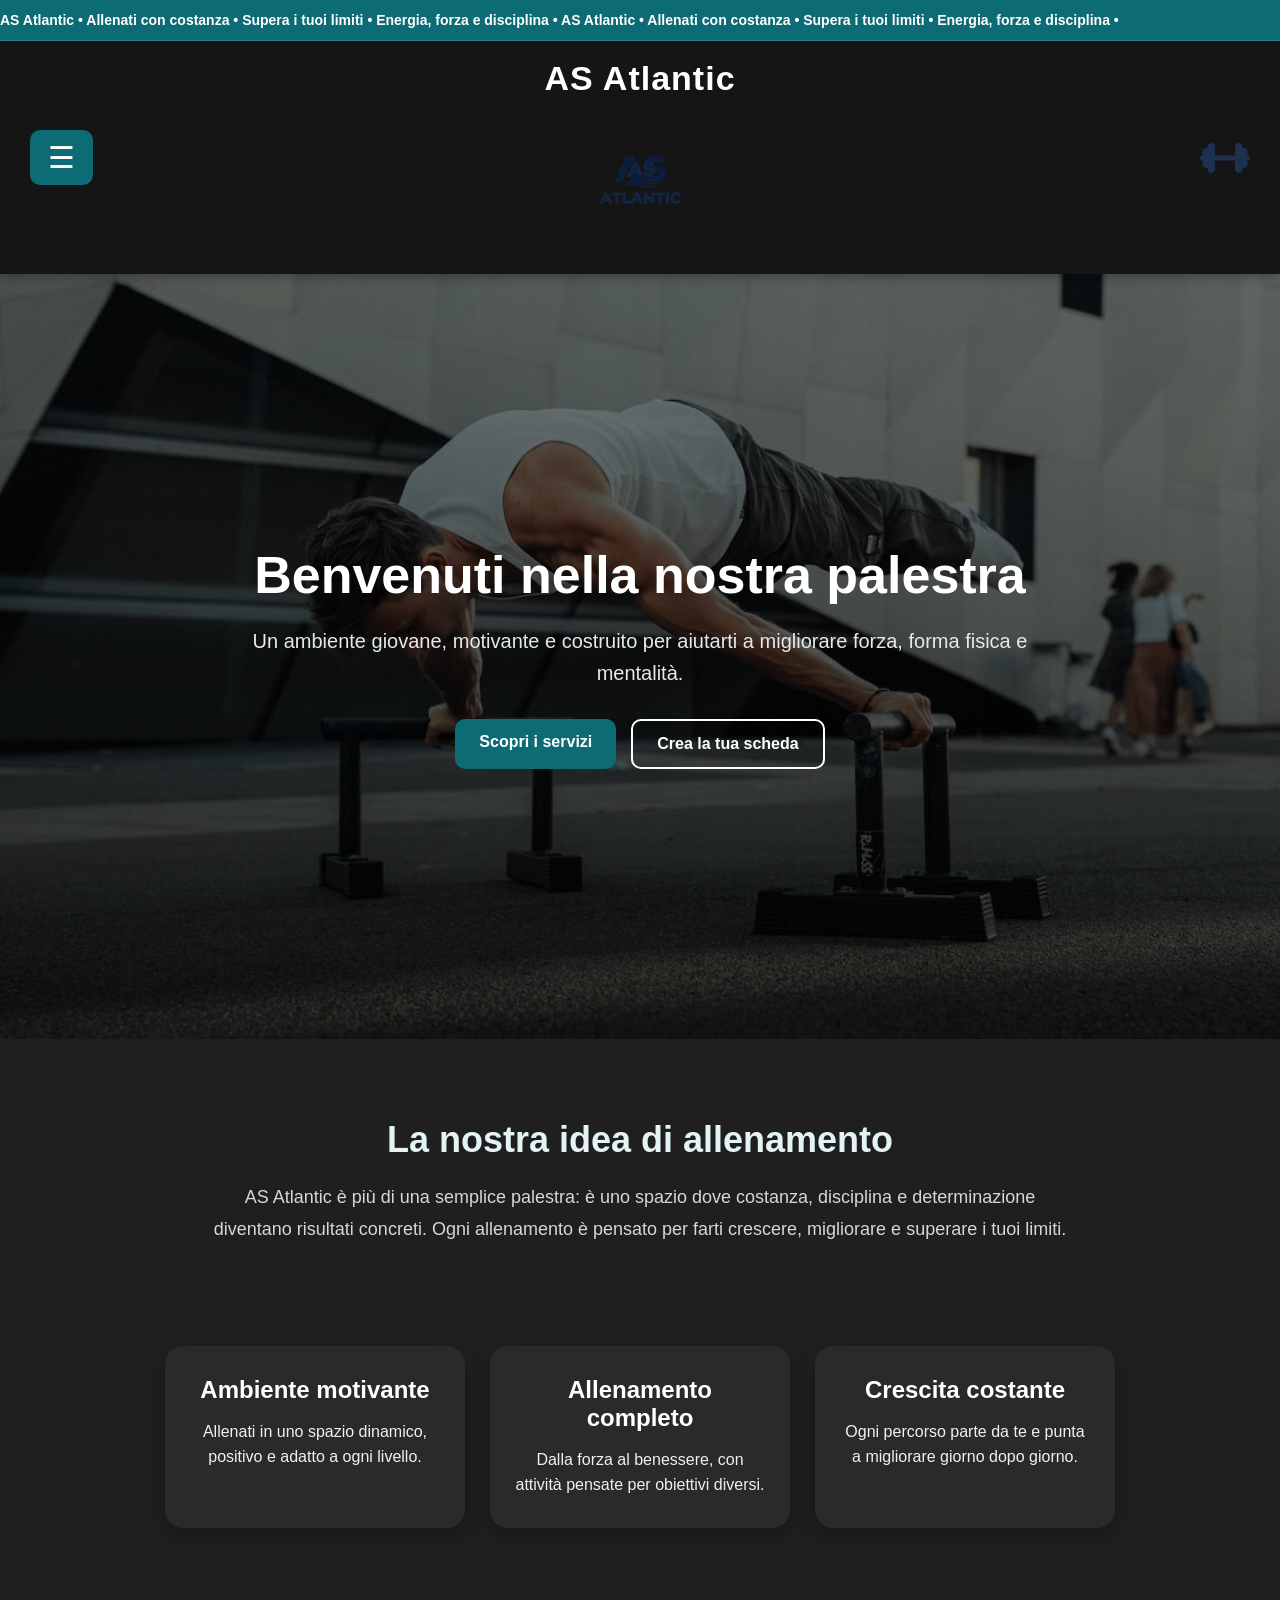
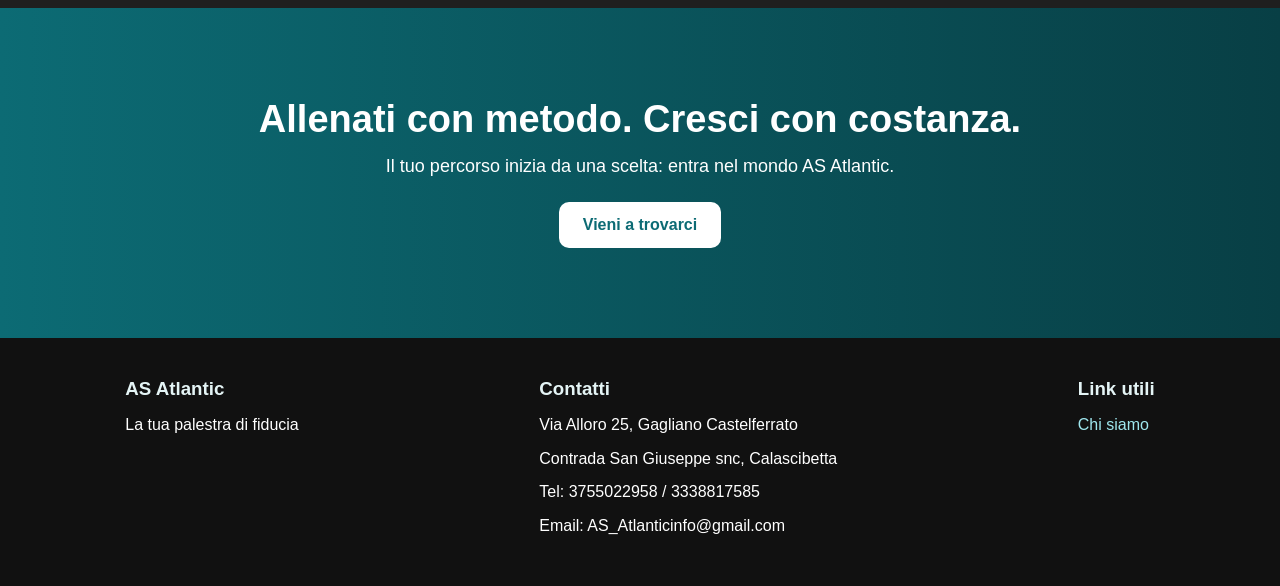
<file: index.html>
<!DOCTYPE html>
<html lang="it">
<head>
    <title>Palestra.it</title>
    <link rel="shortcut icon" href="asset/img/favicon.ico" type="image/x-icon">
    <meta charset="UTF-8">
    <meta name="author" content="Alessio & Salvo">
    <meta name="description" content="AS Atlantic - palestra, fitness e calisthenics">
    <meta name="keywords" content="palestra, fitness, calisthenics, esercizi, muscoli">
    <meta name="viewport" content="width=device-width, initial-scale=1.0">
    <link rel="stylesheet" href="asset/css/style.css">
</head>

<body>

    <header class="top-banner">
        <div class="banner-superiore">
            <div class="scritta-scorrimento">
                <span>
                    AS Atlantic • Allenati con costanza • Supera i tuoi limiti • Energia, forza e disciplina •
                    AS Atlantic • Allenati con costanza • Supera i tuoi limiti • Energia, forza e disciplina •
                </span>
            </div>
        </div>

        <div class="banner-inferiore">
            <div class="banner-sinistra">
                <button class="menu-toggle" id="menu-toggle" aria-label="Apri il menu">☰</button>

                <nav class="menu-laterale" id="menu-lista">
                    <a href="fondatori.html">I Fondatori</a>
                    <a href="servizi.html">Servizi</a>
                    <a href="scheda.html">Crea la tua scheda</a>
                    <a href="abbonamenti.html">Abbonamenti</a>
                </nav>
            </div>

            <div class="banner-centro">
                <h1 id="nome">AS Atlantic</h1>
                <img id="logo" src="asset/img/logo.png" alt="Logo AS Atlantic" width="150">
            </div>

            <div class="banner-destra">
                <img src="asset/img/manubrio.png" alt="manubrio" width="50">
            </div>
        </div>
    </header>

    <main>
        <section class="hero">
            <div class="overlay"></div>
            <div class="hero-contenuto">
                <h2 id="benvenuto">Benvenuti nella nostra palestra</h2>
                <p class="sottotitolo">
                    Un ambiente giovane, motivante e costruito per aiutarti a migliorare forza, forma fisica e mentalità.
                </p>
                <div class="hero-bottoni">
                    <a href="servizi.html">Scopri i servizi</a>
                    <a href="scheda.html" class="secondario">Crea la tua scheda</a>
                </div>
            </div>
        </section>

        <section class="intro">
            <h2>La nostra idea di allenamento</h2>
            <p>
                AS Atlantic è più di una semplice palestra: è uno spazio dove costanza, disciplina e determinazione
                diventano risultati concreti. Ogni allenamento è pensato per farti crescere, migliorare e superare i tuoi limiti.
            </p>
        </section>

        <section class="punti-forza">
            <div class="box">
                <h3>Ambiente motivante</h3>
                <p>Allenati in uno spazio dinamico, positivo e adatto a ogni livello.</p>
            </div>

            <div class="box">
                <h3>Allenamento completo</h3>
                <p>Dalla forza al benessere, con attività pensate per obiettivi diversi.</p>
            </div>

            <div class="box">
                <h3>Crescita costante</h3>
                <p>Ogni percorso parte da te e punta a migliorare giorno dopo giorno.</p>
            </div>
        </section>

        <section class="frase-finale">
            <h2>Allenati con metodo. Cresci con costanza.</h2>
            <p>Il tuo percorso inizia da una scelta: entra nel mondo AS Atlantic.</p>
            <a href="luogo.html">Vieni a trovarci</a>
        </section>
    </main>

    <footer class="footer">
        <div>
            <h3>AS Atlantic</h3>
            <p>La tua palestra di fiducia</p>
        </div>

        <div>
            <h3>Contatti</h3>
            <p>Via Alloro 25, Gagliano Castelferrato</p>
            <p>Contrada San Giuseppe snc, Calascibetta</p>
            <p>Tel: 3755022958 / 3338817585</p>
            <p>Email: AS_Atlanticinfo@gmail.com</p>
        </div>

        <div>
            <h3>Link utili</h3>
            <p><a href="chi_siamo.html">Chi siamo</a></p>
            
        </div>
    </footer>

    <script>
        const bottone = document.getElementById("menu-toggle");
        const menuLista = document.getElementById("menu-lista");

        bottone.onclick = function () {
            menuLista.classList.toggle("mostra");
        };
    </script>

</body>
</html>
</file>
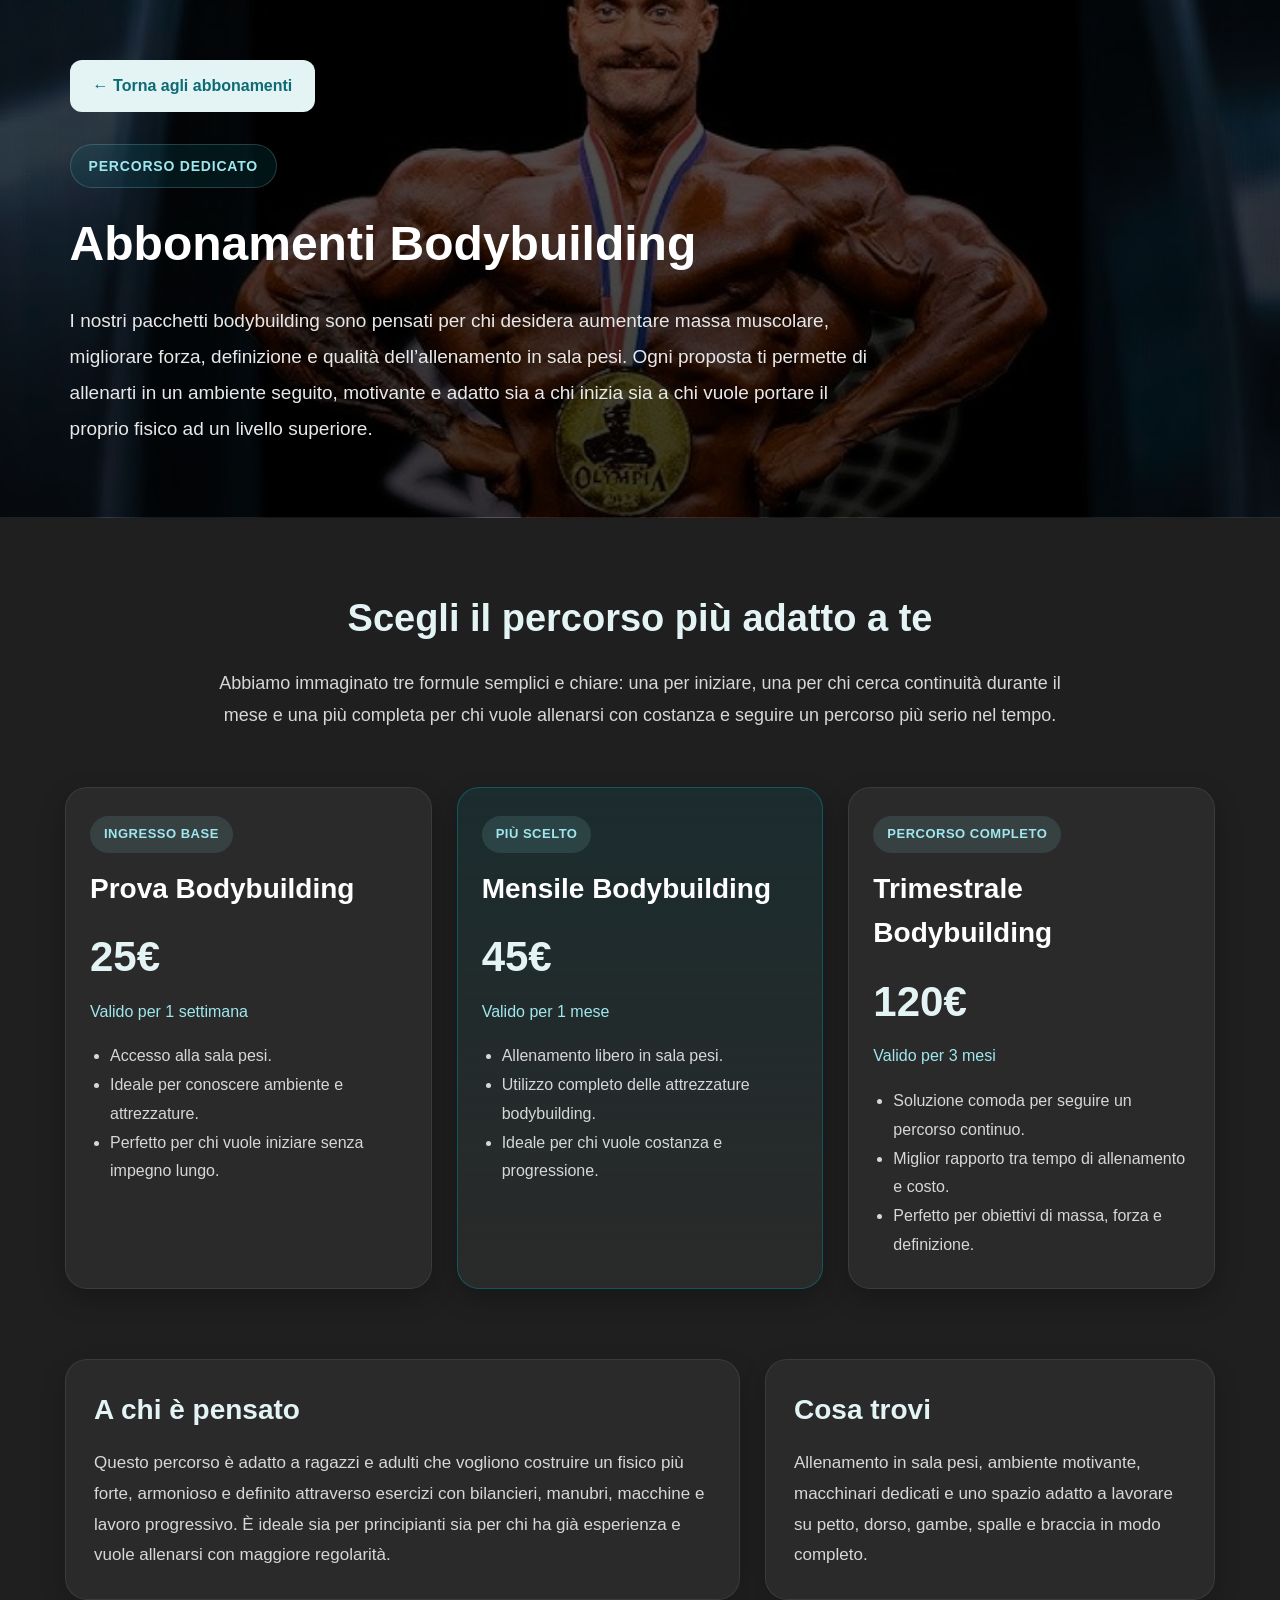
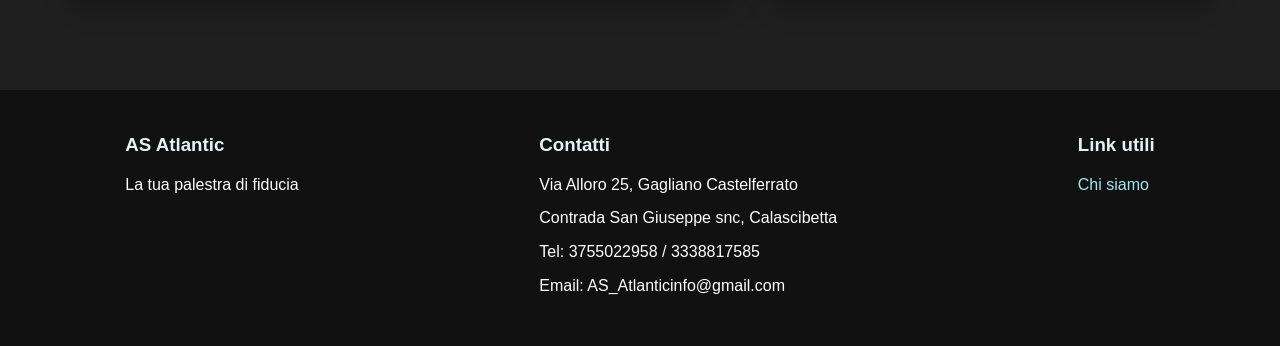
<file: bodybuilding.html>
<!DOCTYPE html>
<html lang="it">
<head>
    <title>Palestra.it - Abbonamenti Bodybuilding</title>
    <link rel="shortcut icon" href="asset/img/favicon.ico" type="image/x-icon">
    <meta charset="UTF-8">
    <meta name="author" content="Alessio & Salvo">
    <meta name="description" content="Abbonamenti bodybuilding della palestra AS Atlantic">
    <meta name="keywords" content="bodybuilding, palestra, abbonamenti, fitness, sala pesi">
    <meta name="viewport" content="width=device-width, initial-scale=1.0">

    <link rel="stylesheet" href="asset/css/style.css">
    <link rel="stylesheet" href="asset/css/bodybuilding.css">
</head>
<body>

    <header class="header-bodybuilding">
        <div class="header-bodybuilding-contenuto">
            <a href="abbonamenti.html" class="btn-torna">← Torna agli abbonamenti</a>

            <div class="hero-bodybuilding">
                <p class="etichetta">Percorso dedicato</p>
                <h1>Abbonamenti Bodybuilding</h1>
                <p class="testo-hero">
                    I nostri pacchetti bodybuilding sono pensati per chi desidera aumentare massa muscolare,
                    migliorare forza, definizione e qualità dell’allenamento in sala pesi. Ogni proposta
                    ti permette di allenarti in un ambiente seguito, motivante e adatto sia a chi inizia
                    sia a chi vuole portare il proprio fisico ad un livello superiore.
                </p>
            </div>
        </div>
    </header>

    <main class="pagina-bodybuilding">
        <section class="intro-bodybuilding">
            <h2>Scegli il percorso più adatto a te</h2>
            <p>
                Abbiamo immaginato tre formule semplici e chiare: una per iniziare, una per chi cerca
                continuità durante il mese e una più completa per chi vuole allenarsi con costanza
                e seguire un percorso più serio nel tempo.
            </p>
        </section>

        <section class="griglia-abbonamenti">
            <article class="card-abbonamento">
                <p class="mini-etichetta">Ingresso base</p>
                <h3>Prova Bodybuilding</h3>
                <p class="prezzo">25€</p>
                <p class="durata">Valido per 1 settimana</p>
                <ul>
                    <li>Accesso alla sala pesi.</li>
                    <li>Ideale per conoscere ambiente e attrezzature.</li>
                    <li>Perfetto per chi vuole iniziare senza impegno lungo.</li>
                </ul>
            </article>

            <article class="card-abbonamento card-evidenza">
                <p class="mini-etichetta">Più scelto</p>
                <h3>Mensile Bodybuilding</h3>
                <p class="prezzo">45€</p>
                <p class="durata">Valido per 1 mese</p>
                <ul>
                    <li>Allenamento libero in sala pesi.</li>
                    <li>Utilizzo completo delle attrezzature bodybuilding.</li>
                    <li>Ideale per chi vuole costanza e progressione.</li>
                </ul>
            </article>

            <article class="card-abbonamento">
                <p class="mini-etichetta">Percorso completo</p>
                <h3>Trimestrale Bodybuilding</h3>
                <p class="prezzo">120€</p>
                <p class="durata">Valido per 3 mesi</p>
                <ul>
                    <li>Soluzione comoda per seguire un percorso continuo.</li>
                    <li>Miglior rapporto tra tempo di allenamento e costo.</li>
                    <li>Perfetto per obiettivi di massa, forza e definizione.</li>
                </ul>
            </article>
        </section>

        <section class="focus-bodybuilding">
            <div class="focus-testo">
                <h2>A chi è pensato</h2>
                <p>
                    Questo percorso è adatto a ragazzi e adulti che vogliono costruire un fisico più forte,
                    armonioso e definito attraverso esercizi con bilancieri, manubri, macchine e lavoro progressivo.
                    È ideale sia per principianti sia per chi ha già esperienza e vuole allenarsi con maggiore regolarità.
                </p>
            </div>

            <div class="focus-box">
                <h3>Cosa trovi</h3>
                <p>Allenamento in sala pesi, ambiente motivante, macchinari dedicati e uno spazio adatto a lavorare su petto, dorso, gambe, spalle e braccia in modo completo.</p>
            </div>
        </section>
    </main>

    <footer class="footer">
        <div>
            <h3>AS Atlantic</h3>
            <p>La tua palestra di fiducia</p>
        </div>

        <div>
            <h3>Contatti</h3>
            <p>Via Alloro 25, Gagliano Castelferrato</p>
            <p>Contrada San Giuseppe snc, Calascibetta</p>
            <p>Tel: 3755022958 / 3338817585</p>
            <p>Email: AS_Atlanticinfo@gmail.com</p>
        </div>

        <div>
            <h3>Link utili</h3>
            <p><a href="chi_siamo.html">Chi siamo</a></p>
        </div>
    </footer>

</body>
</html>
</file>
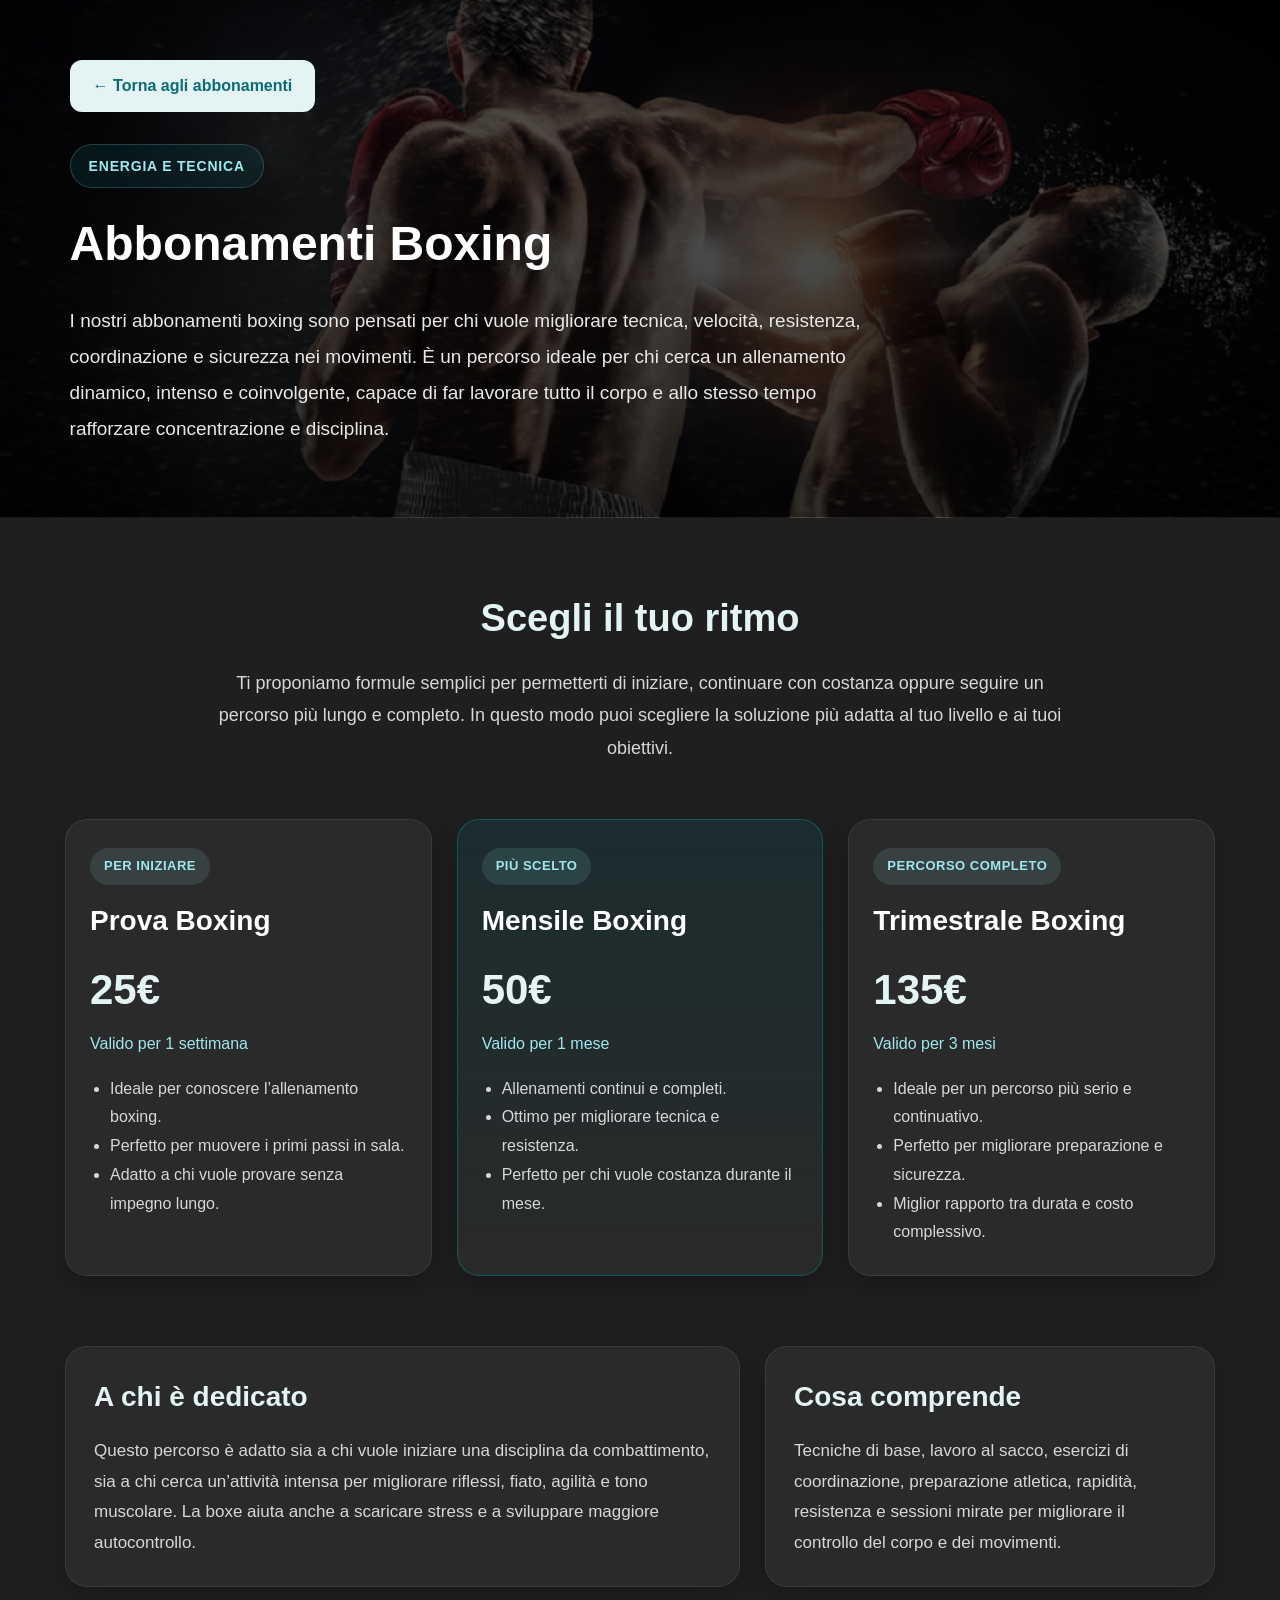
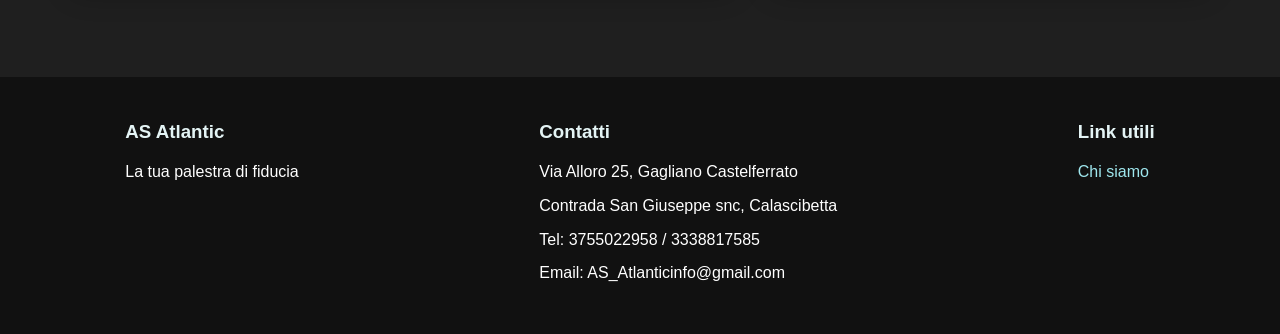
<file: boxing.html>
<!DOCTYPE html>
<html lang="it">
<head>
    <title>Palestra.it - Abbonamenti Boxing</title>
    <link rel="shortcut icon" href="asset/img/favicon.ico" type="image/x-icon">
    <meta charset="UTF-8">
    <meta name="author" content="Alessio & Salvo">
    <meta name="description" content="Abbonamenti boxing della palestra AS Atlantic">
    <meta name="keywords" content="boxing, boxe, palestra, abbonamenti, allenamento">
    <meta name="viewport" content="width=device-width, initial-scale=1.0">

    <link rel="stylesheet" href="asset/css/style.css">
    <link rel="stylesheet" href="asset/css/boxing.css">
</head>
<body>

    <header class="header-boxing">
        <div class="header-boxing-contenuto">
            <a href="abbonamenti.html" class="btn-torna">← Torna agli abbonamenti</a>

            <div class="hero-boxing">
                <p class="etichetta">Energia e tecnica</p>
                <h1>Abbonamenti Boxing</h1>
                <p class="testo-hero">
                    I nostri abbonamenti boxing sono pensati per chi vuole migliorare tecnica, velocità,
                    resistenza, coordinazione e sicurezza nei movimenti. È un percorso ideale per chi cerca
                    un allenamento dinamico, intenso e coinvolgente, capace di far lavorare tutto il corpo
                    e allo stesso tempo rafforzare concentrazione e disciplina.
                </p>
            </div>
        </div>
    </header>

    <main class="pagina-boxing">
        <section class="intro-boxing">
            <h2>Scegli il tuo ritmo</h2>
            <p>
                Ti proponiamo formule semplici per permetterti di iniziare, continuare con costanza
                oppure seguire un percorso più lungo e completo. In questo modo puoi scegliere
                la soluzione più adatta al tuo livello e ai tuoi obiettivi.
            </p>
        </section>

        <section class="griglia-abbonamenti">
            <article class="card-abbonamento">
                <p class="mini-etichetta">Per iniziare</p>
                <h3>Prova Boxing</h3>
                <p class="prezzo">25€</p>
                <p class="durata">Valido per 1 settimana</p>
                <ul>
                    <li>Ideale per conoscere l’allenamento boxing.</li>
                    <li>Perfetto per muovere i primi passi in sala.</li>
                    <li>Adatto a chi vuole provare senza impegno lungo.</li>
                </ul>
            </article>

            <article class="card-abbonamento card-evidenza">
                <p class="mini-etichetta">Più scelto</p>
                <h3>Mensile Boxing</h3>
                <p class="prezzo">50€</p>
                <p class="durata">Valido per 1 mese</p>
                <ul>
                    <li>Allenamenti continui e completi.</li>
                    <li>Ottimo per migliorare tecnica e resistenza.</li>
                    <li>Perfetto per chi vuole costanza durante il mese.</li>
                </ul>
            </article>

            <article class="card-abbonamento">
                <p class="mini-etichetta">Percorso completo</p>
                <h3>Trimestrale Boxing</h3>
                <p class="prezzo">135€</p>
                <p class="durata">Valido per 3 mesi</p>
                <ul>
                    <li>Ideale per un percorso più serio e continuativo.</li>
                    <li>Perfetto per migliorare preparazione e sicurezza.</li>
                    <li>Miglior rapporto tra durata e costo complessivo.</li>
                </ul>
            </article>
        </section>

        <section class="focus-boxing">
            <div class="focus-testo">
                <h2>A chi è dedicato</h2>
                <p>
                    Questo percorso è adatto sia a chi vuole iniziare una disciplina da combattimento,
                    sia a chi cerca un’attività intensa per migliorare riflessi, fiato, agilità e tono muscolare.
                    La boxe aiuta anche a scaricare stress e a sviluppare maggiore autocontrollo.
                </p>
            </div>

            <div class="focus-box">
                <h3>Cosa comprende</h3>
                <p>
                    Tecniche di base, lavoro al sacco, esercizi di coordinazione, preparazione atletica,
                    rapidità, resistenza e sessioni mirate per migliorare il controllo del corpo e dei movimenti.
                </p>
            </div>
        </section>
    </main>

    <footer class="footer">
        <div>
            <h3>AS Atlantic</h3>
            <p>La tua palestra di fiducia</p>
        </div>

        <div>
            <h3>Contatti</h3>
            <p>Via Alloro 25, Gagliano Castelferrato</p>
            <p>Contrada San Giuseppe snc, Calascibetta</p>
            <p>Tel: 3755022958 / 3338817585</p>
            <p>Email: AS_Atlanticinfo@gmail.com</p>
        </div>

        <div>
            <h3>Link utili</h3>
            <p><a href="chi_siamo.html">Chi siamo</a></p>
        </div>
    </footer>

</body>
</html>
</file>
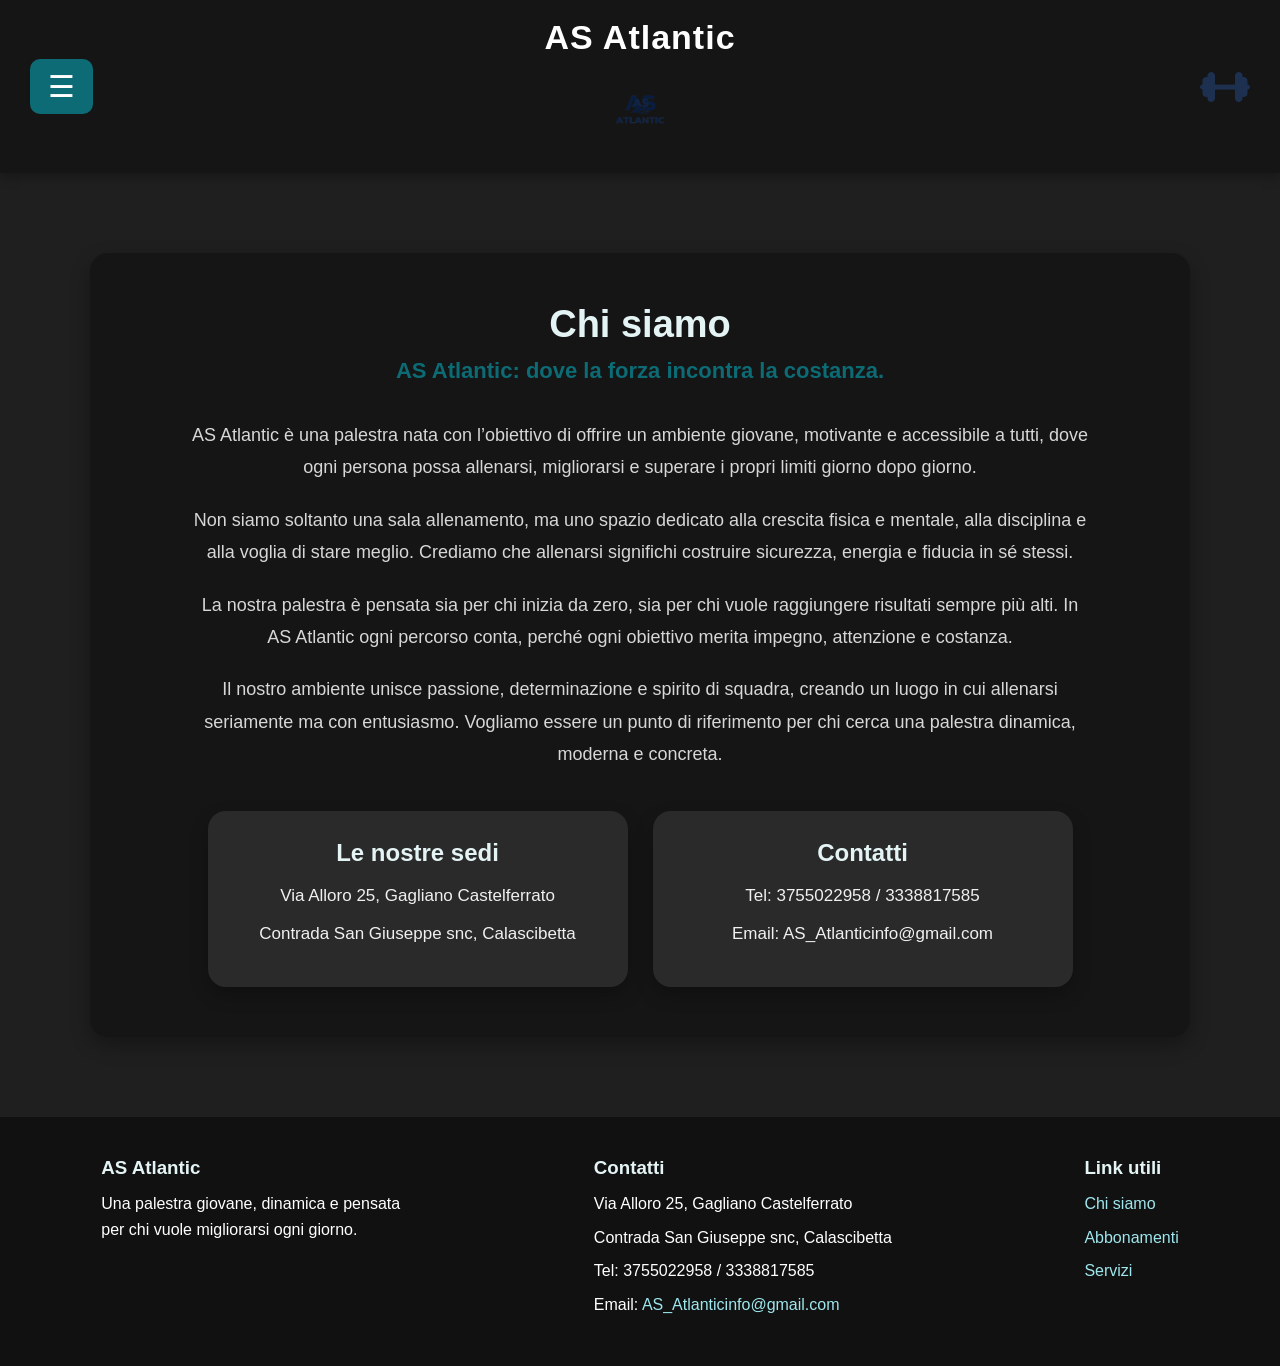
<file: chi_siamo.html>
<!DOCTYPE html>
<html lang="it">
<head>
    <meta charset="UTF-8">
    <meta name="viewport" content="width=device-width, initial-scale=1.0">
    <title>Chi siamo - AS Atlantic</title>
    <link rel="shortcut icon" href="asset/img/favicon.ico" type="image/x-icon">
    <link rel="stylesheet" href="asset/css/style.css">
    <link rel="stylesheet" href="asset/css/chisiamo.css">
</head>

<body>

    <header class="top-banner">
        

        <div class="banner-inferiore">
            <div class="banner-sinistra">
                <button class="menu-toggle" onclick="toggleMenu()">☰</button>

                <div class="menu-laterale" id="menuLaterale">
                    <a href="index.html">Home</a>
                    <a href="servizi.html">Servizi</a>
                    <a href="abbonamenti.html">Abbonamenti</a>
                    <a href="fondatori.html">Fondatori</a>
                    <a href="scheda.html">Crea la tua scheda</a>
                </div>
            </div>

            <div class="banner-centro">
                <h1 id="nome">AS Atlantic</h1>
                <img id="logo" src="asset/img/logo.png" alt="Logo AS Atlantic" width="90">
            </div>

           <div class="banner-destra">
                <img src="asset/img/manubrio.png" alt="manubrio" width="50">
            </div>
        </div>
    </header>

    <main class="pagina-chi-siamo">
        <section class="chi-siamo">
            <div class="chi-siamo-intestazione">
                <h2>Chi siamo</h2>
                <p class="frase-effetto">AS Atlantic: dove la forza incontra la costanza.</p>
            </div>

            <div class="chi-siamo-contenuto">
                <p>
                    AS Atlantic è una palestra nata con l’obiettivo di offrire un ambiente giovane, motivante e accessibile a tutti, dove ogni persona possa allenarsi, migliorarsi e superare i propri limiti giorno dopo giorno.
                </p>

                <p>
                    Non siamo soltanto una sala allenamento, ma uno spazio dedicato alla crescita fisica e mentale, alla disciplina e alla voglia di stare meglio.
                    Crediamo che allenarsi significhi costruire sicurezza, energia e fiducia in sé stessi.
                </p>

                <p>
                    La nostra palestra è pensata sia per chi inizia da zero, sia per chi vuole raggiungere risultati sempre più alti.
                    In AS Atlantic ogni percorso conta, perché ogni obiettivo merita impegno, attenzione e costanza.
                </p>

                <p>
                    Il nostro ambiente unisce passione, determinazione e spirito di squadra, creando un luogo in cui allenarsi seriamente ma con entusiasmo.
                    Vogliamo essere un punto di riferimento per chi cerca una palestra dinamica, moderna e concreta.
                </p>
            </div>

            <div class="info-palestra">
                <div class="info-box">
                    <h3>Le nostre sedi</h3>
                    <p>Via Alloro 25, Gagliano Castelferrato</p>
                    <p>Contrada San Giuseppe snc, Calascibetta</p>
                </div>

                <div class="info-box">
                    <h3>Contatti</h3>
                    <p>Tel: 3755022958 / 3338817585</p>
                    <p>Email: AS_Atlanticinfo@gmail.com</p>
                </div>
            </div>
        </section>
    </main>

    <footer class="footer">
        <div>
            <h3>AS Atlantic</h3>
            <p>Una palestra giovane, dinamica e pensata per chi vuole migliorarsi ogni giorno.</p>
        </div>

        <div>
            <h3>Contatti</h3>
            <p>Via Alloro 25, Gagliano Castelferrato</p>
            <p>Contrada San Giuseppe snc, Calascibetta</p>
            <p>Tel: 3755022958 / 3338817585</p>
            <p>Email: <a href="mailto:AS_Atlanticinfo@gmail.com">AS_Atlanticinfo@gmail.com</a></p>
        </div>

        <div>
            <h3>Link utili</h3>
            <p><a href="chi_siamo.html">Chi siamo</a></p>
            <p><a href="abbonamenti.html">Abbonamenti</a></p>
            <p><a href="servizi.html">Servizi</a></p>
        </div>
    </footer>

    <script>
        function toggleMenu() {
            var menu = document.getElementById("menuLaterale");
            menu.classList.toggle("mostra");
        }
    </script>

</body>
</html>
</file>
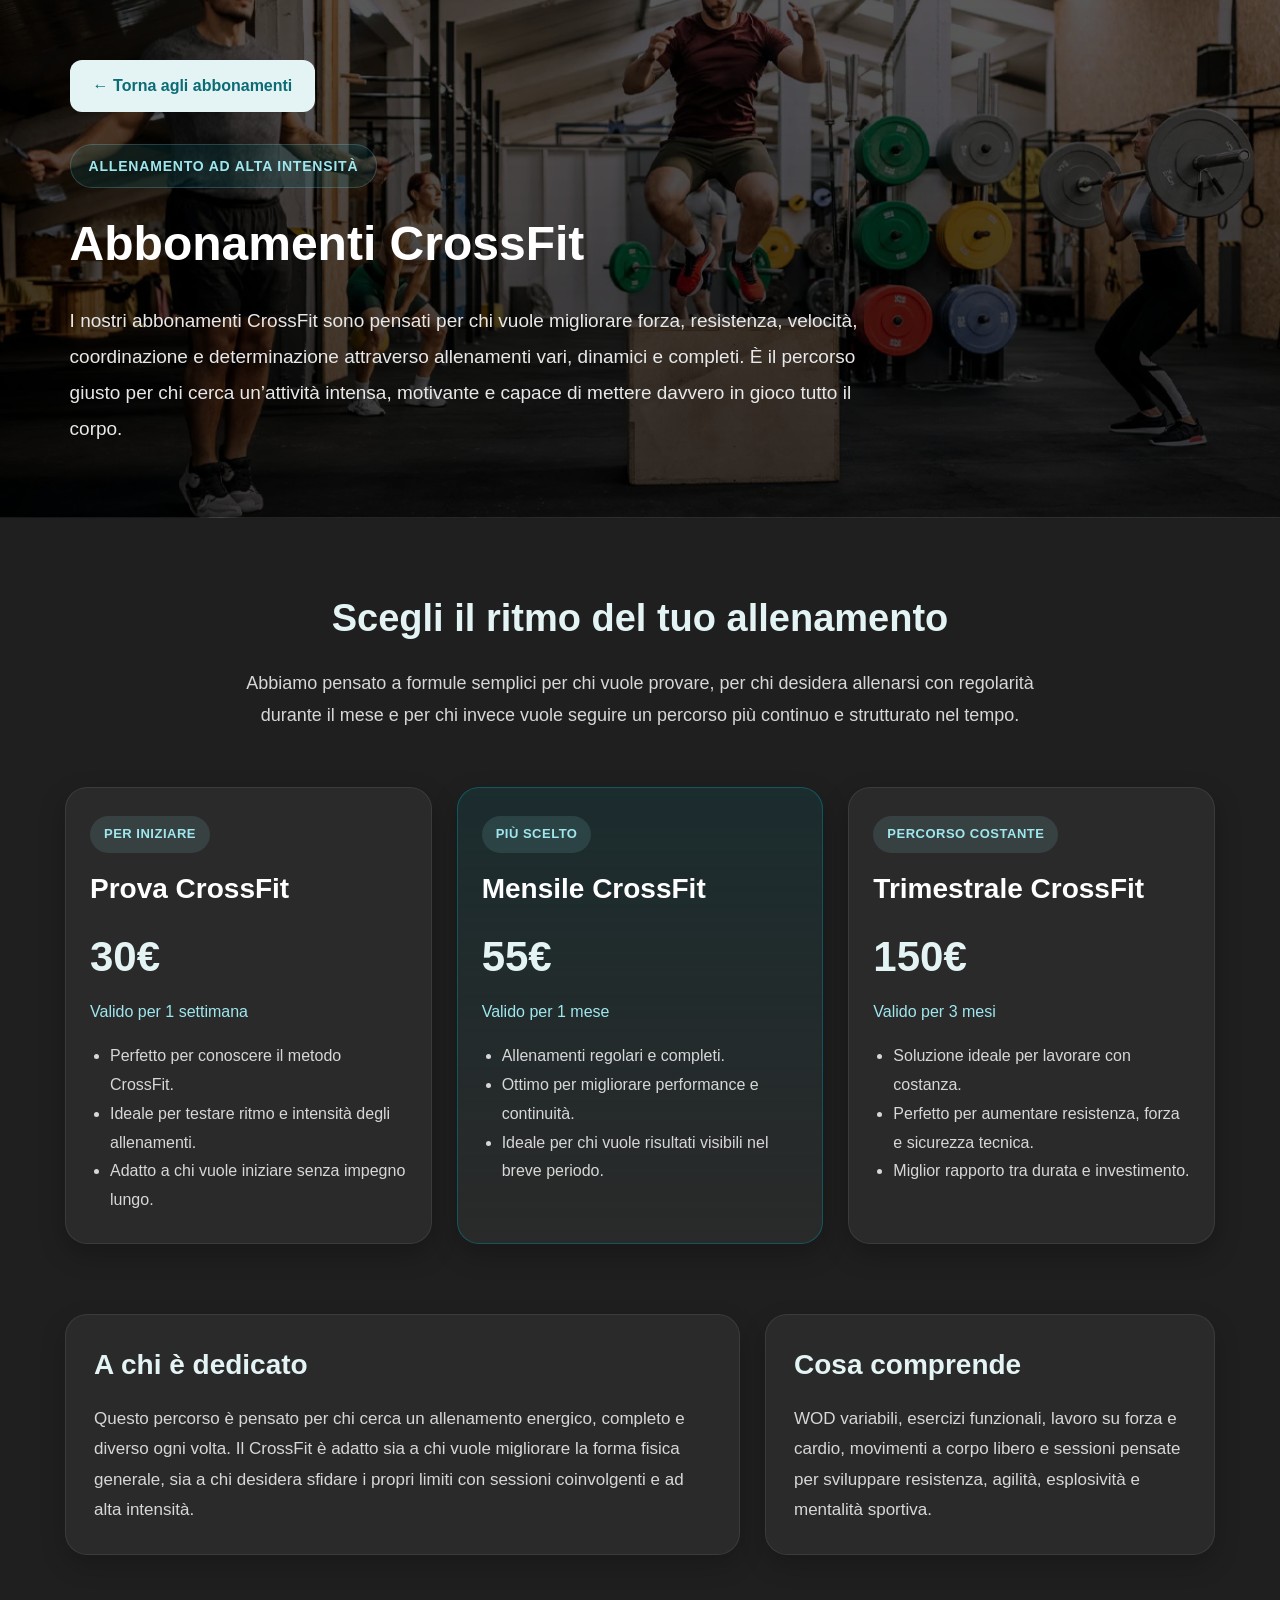
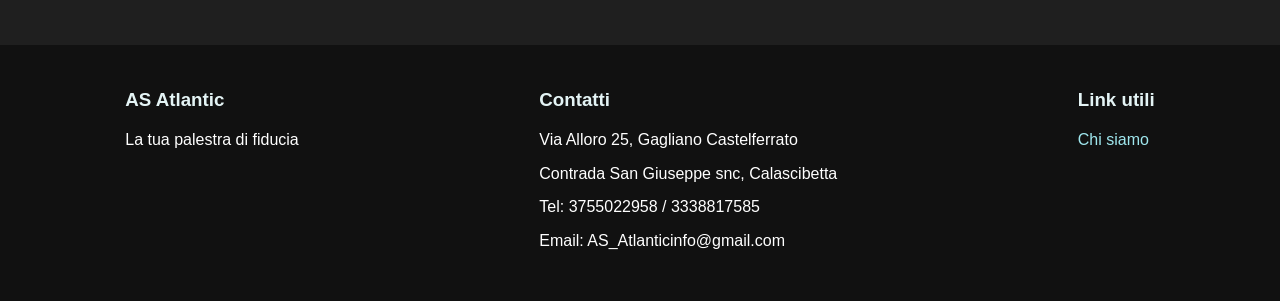
<file: crossfit.html>
<!DOCTYPE html>
<html lang="it">
<head>
    <title>Palestra.it - Abbonamenti CrossFit</title>
    <link rel="shortcut icon" href="asset/img/favicon.ico" type="image/x-icon">
    <meta charset="UTF-8">
    <meta name="author" content="Alessio & Salvo">
    <meta name="description" content="Abbonamenti CrossFit della palestra AS Atlantic">
    <meta name="keywords" content="crossfit, palestra, abbonamenti, wod, allenamento funzionale">
    <meta name="viewport" content="width=device-width, initial-scale=1.0">

    <link rel="stylesheet" href="asset/css/style.css">
    <link rel="stylesheet" href="asset/css/crossfit.css">
</head>
<body>

    <header class="header-crossfit">
        <div class="header-crossfit-contenuto">
            <a href="abbonamenti.html" class="btn-torna">← Torna agli abbonamenti</a>

            <div class="hero-crossfit">
                <p class="etichetta">Allenamento ad alta intensità</p>
                <h1>Abbonamenti CrossFit</h1>
                <p class="testo-hero">
                    I nostri abbonamenti CrossFit sono pensati per chi vuole migliorare forza, resistenza,
                    velocità, coordinazione e determinazione attraverso allenamenti vari, dinamici e completi.
                    È il percorso giusto per chi cerca un’attività intensa, motivante e capace di mettere
                    davvero in gioco tutto il corpo.
                </p>
            </div>
        </div>
    </header>

    <main class="pagina-crossfit">
        <section class="intro-crossfit">
            <h2>Scegli il ritmo del tuo allenamento</h2>
            <p>
                Abbiamo pensato a formule semplici per chi vuole provare, per chi desidera allenarsi
                con regolarità durante il mese e per chi invece vuole seguire un percorso più continuo
                e strutturato nel tempo.
            </p>
        </section>

        <section class="griglia-abbonamenti">
            <article class="card-abbonamento">
                <p class="mini-etichetta">Per iniziare</p>
                <h3>Prova CrossFit</h3>
                <p class="prezzo">30€</p>
                <p class="durata">Valido per 1 settimana</p>
                <ul>
                    <li>Perfetto per conoscere il metodo CrossFit.</li>
                    <li>Ideale per testare ritmo e intensità degli allenamenti.</li>
                    <li>Adatto a chi vuole iniziare senza impegno lungo.</li>
                </ul>
            </article>

            <article class="card-abbonamento card-evidenza">
                <p class="mini-etichetta">Più scelto</p>
                <h3>Mensile CrossFit</h3>
                <p class="prezzo">55€</p>
                <p class="durata">Valido per 1 mese</p>
                <ul>
                    <li>Allenamenti regolari e completi.</li>
                    <li>Ottimo per migliorare performance e continuità.</li>
                    <li>Ideale per chi vuole risultati visibili nel breve periodo.</li>
                </ul>
            </article>

            <article class="card-abbonamento">
                <p class="mini-etichetta">Percorso costante</p>
                <h3>Trimestrale CrossFit</h3>
                <p class="prezzo">150€</p>
                <p class="durata">Valido per 3 mesi</p>
                <ul>
                    <li>Soluzione ideale per lavorare con costanza.</li>
                    <li>Perfetto per aumentare resistenza, forza e sicurezza tecnica.</li>
                    <li>Miglior rapporto tra durata e investimento.</li>
                </ul>
            </article>
        </section>

        <section class="focus-crossfit">
            <div class="focus-testo">
                <h2>A chi è dedicato</h2>
                <p>
                    Questo percorso è pensato per chi cerca un allenamento energico, completo e diverso
                    ogni volta. Il CrossFit è adatto sia a chi vuole migliorare la forma fisica generale,
                    sia a chi desidera sfidare i propri limiti con sessioni coinvolgenti e ad alta intensità.
                </p>
            </div>

            <div class="focus-box">
                <h3>Cosa comprende</h3>
                <p>
                    WOD variabili, esercizi funzionali, lavoro su forza e cardio, movimenti a corpo libero
                    e sessioni pensate per sviluppare resistenza, agilità, esplosività e mentalità sportiva.
                </p>
            </div>
        </section>
    </main>

    <footer class="footer">
        <div>
            <h3>AS Atlantic</h3>
            <p>La tua palestra di fiducia</p>
        </div>

        <div>
            <h3>Contatti</h3>
            <p>Via Alloro 25, Gagliano Castelferrato</p>
            <p>Contrada San Giuseppe snc, Calascibetta</p>
            <p>Tel: 3755022958 / 3338817585</p>
            <p>Email: AS_Atlanticinfo@gmail.com</p>
        </div>

        <div>
            <h3>Link utili</h3>
            <p><a href="chi_siamo.html">Chi siamo</a></p>
        </div>
    </footer>

</body>
</html>
</file>
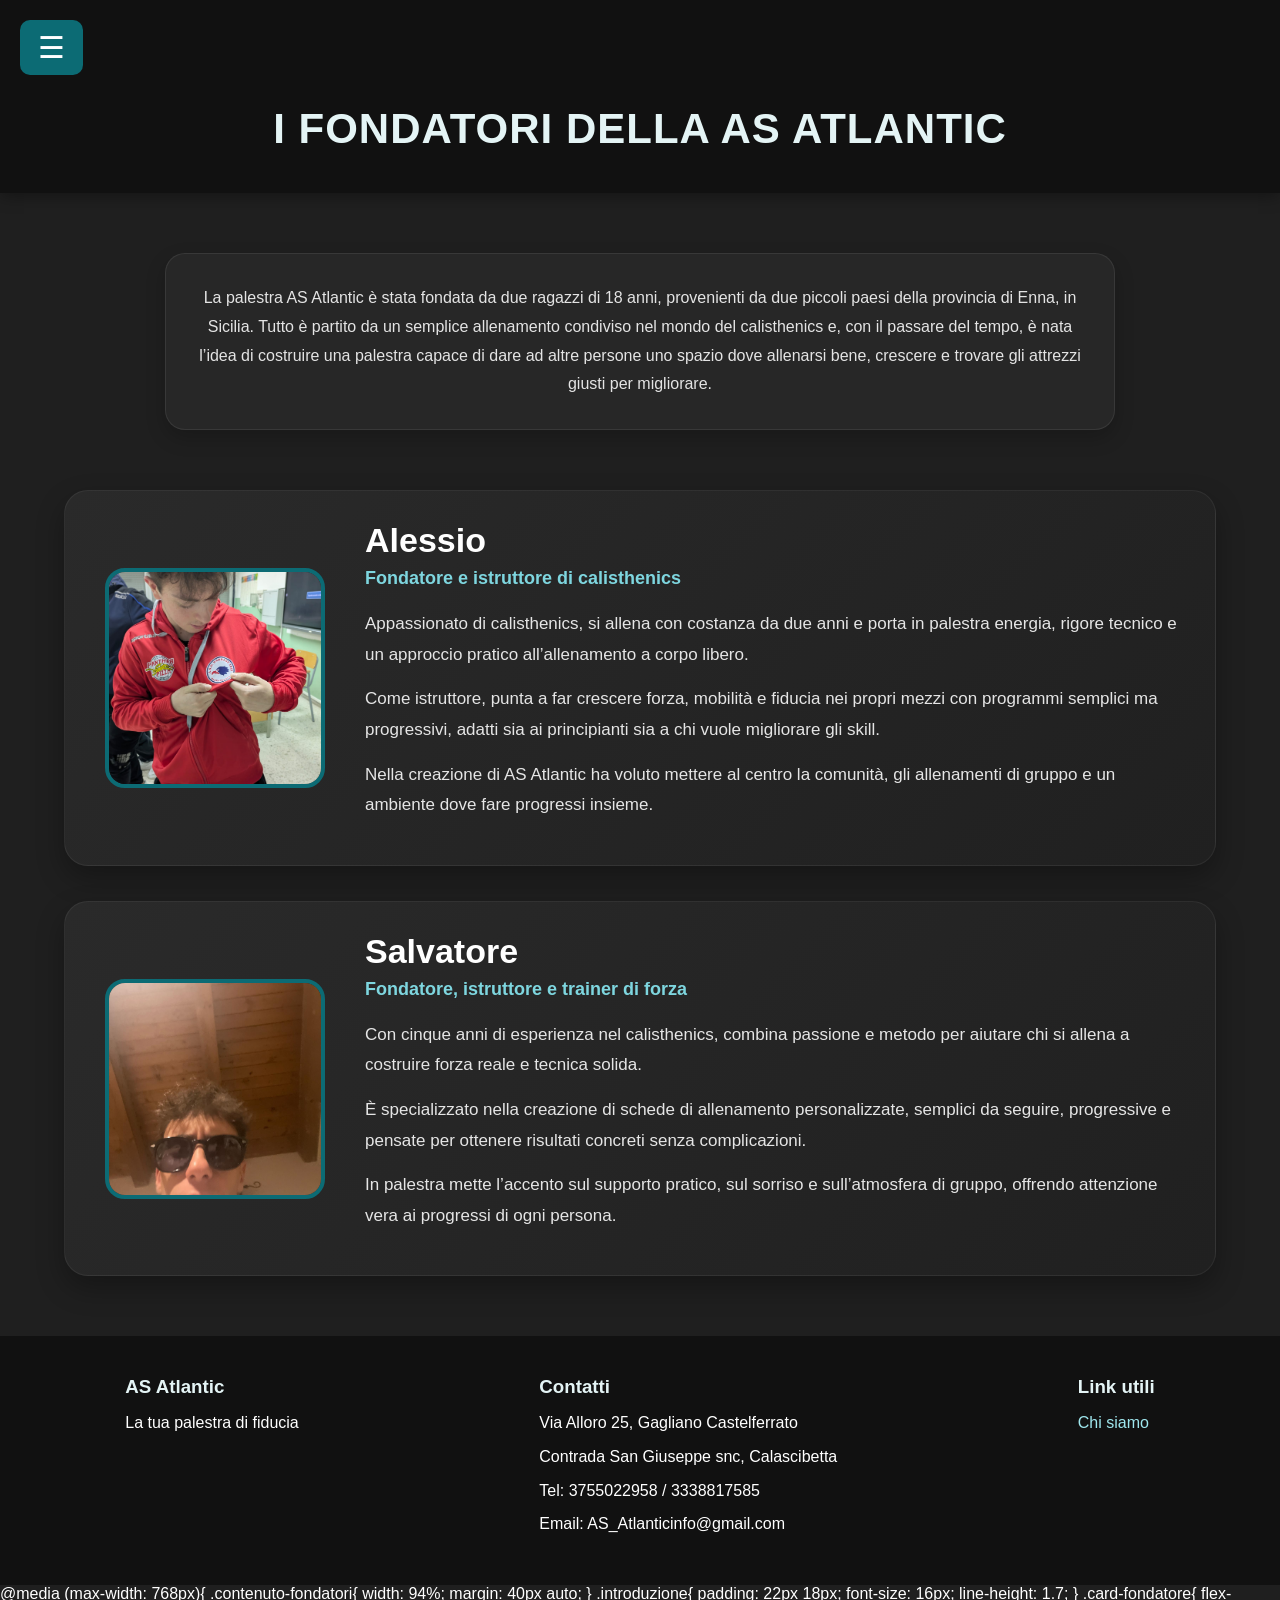
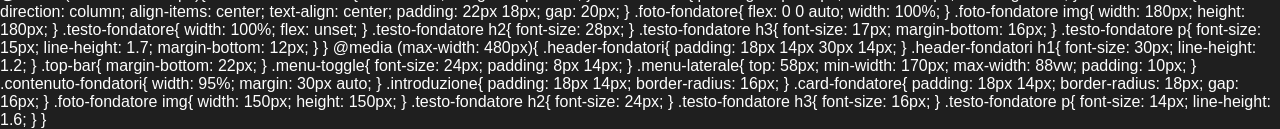
<file: fondatori.html>
<!DOCTYPE html>
<html lang="it">
<head>
    <title>Palestra.it - I Fondatori</title>
    <link rel="shortcut icon" href="asset/img/favicon.ico" type="image/x-icon">
    <meta charset="UTF-8">
    <meta name="author" content="Alessio & Salvo">
    <meta name="description" content="AS Atlantic - palestra, fitness e calisthenics">
    <meta name="keywords" content="palestra, fitness, calisthenics, esercizi, muscoli">
    <meta name="viewport" content="width=device-width, initial-scale=1.0">
    <link rel="stylesheet" href="asset/css/fondatori.css">
    <link rel="stylesheet" href="asset/css/style.css">
</head>

<body>

    <header class="header-fondatori">
        <div class="top-bar">
            <button class="menu-toggle" id="menu-toggle" aria-label="Apri il menu">☰</button>

            <nav class="menu-laterale" id="menu-lista">
                <a href="index.html">Home</a>
                    <a href="servizi.html">Servizi</a>
                    <a href="scheda.html">Crea la tua scheda</a>
                    <a href="abbonamenti.html">Abbonamenti</a>
            </nav>
        </div>

        <h1>I FONDATORI DELLA AS ATLANTIC</h1>
    </header>

    <main class="contenuto-fondatori">
        <section class="introduzione">
            <p>
                La palestra AS Atlantic è stata fondata da due ragazzi di 18 anni, provenienti da due piccoli paesi
                della provincia di Enna, in Sicilia. Tutto è partito da un semplice allenamento condiviso nel mondo
                del calisthenics e, con il passare del tempo, è nata l’idea di costruire una palestra capace di dare
                ad altre persone uno spazio dove allenarsi bene, crescere e trovare gli attrezzi giusti per migliorare.
            </p>
        </section>

        <section class="principale">
            <div class="card-fondatore" id="Alessio">
                <div class="foto-fondatore">
                    <img src="asset/img/Ale.jpeg" alt="Foto di Alessio">
                </div>
                <div class="testo-fondatore">
                    <h2>Alessio</h2>
                    <h3>Fondatore e istruttore di calisthenics</h3>
                    <p>
                        Appassionato di calisthenics, si allena con costanza da due anni e porta in palestra energia,
                        rigore tecnico e un approccio pratico all’allenamento a corpo libero.
                    </p>
                    <p>
                        Come istruttore, punta a far crescere forza, mobilità e fiducia nei propri mezzi con programmi
                        semplici ma progressivi, adatti sia ai principianti sia a chi vuole migliorare gli skill.
                    </p>
                    <p>
                        Nella creazione di AS Atlantic ha voluto mettere al centro la comunità, gli allenamenti di gruppo
                        e un ambiente dove fare progressi insieme.
                    </p>
                </div>
            </div>

            <div class="card-fondatore" id="Salvo">
                <div class="foto-fondatore">
                    <img src="asset/img/salvo.jpeg" alt="Foto di Salvatore">
                </div>
                <div class="testo-fondatore">
                    <h2>Salvatore</h2>
                    <h3>Fondatore, istruttore e trainer di forza</h3>
                    <p>
                        Con cinque anni di esperienza nel calisthenics, combina passione e metodo per aiutare chi si
                        allena a costruire forza reale e tecnica solida.
                    </p>
                    <p>
                        È specializzato nella creazione di schede di allenamento personalizzate, semplici da seguire,
                        progressive e pensate per ottenere risultati concreti senza complicazioni.
                    </p>
                    <p>
                        In palestra mette l’accento sul supporto pratico, sul sorriso e sull’atmosfera di gruppo,
                        offrendo attenzione vera ai progressi di ogni persona.
                    </p>
                </div>
            </div>
        </section>
    </main>

    <footer class="footer">
        <div>
            <h3>AS Atlantic</h3>
            <p>La tua palestra di fiducia</p>
        </div>

        <div>
            <h3>Contatti</h3>
            <p>Via Alloro 25, Gagliano Castelferrato</p>
            <p>Contrada San Giuseppe snc, Calascibetta</p>
            <p>Tel: 3755022958 / 3338817585</p>
            <p>Email: AS_Atlanticinfo@gmail.com</p>
        </div>

        <div>
            <h3>Link utili</h3>
            <p><a href="chi_siamo.html">Chi siamo</a></p>
            
        </div>
    </footer>

    <script>
        const bottone = document.getElementById("menu-toggle");
        const menuLista = document.getElementById("menu-lista");

        bottone.onclick = function () {
            menuLista.classList.toggle("mostra");
        };
    </script>

</body>
</html>

@media (max-width: 768px){
  .contenuto-fondatori{
    width: 94%;
    margin: 40px auto;
  }

  .introduzione{
    padding: 22px 18px;
    font-size: 16px;
    line-height: 1.7;
  }

  .card-fondatore{
    flex-direction: column;
    align-items: center;
    text-align: center;
    padding: 22px 18px;
    gap: 20px;
  }

  .foto-fondatore{
    flex: 0 0 auto;
    width: 100%;
  }

  .foto-fondatore img{
    width: 180px;
    height: 180px;
  }

  .testo-fondatore{
    width: 100%;
    flex: unset;
  }

  .testo-fondatore h2{
    font-size: 28px;
  }

  .testo-fondatore h3{
    font-size: 17px;
    margin-bottom: 16px;
  }

  .testo-fondatore p{
    font-size: 15px;
    line-height: 1.7;
    margin-bottom: 12px;
  }
}

@media (max-width: 480px){
  .header-fondatori{
    padding: 18px 14px 30px 14px;
  }

  .header-fondatori h1{
    font-size: 30px;
    line-height: 1.2;
  }

  .top-bar{
    margin-bottom: 22px;
  }

  .menu-toggle{
    font-size: 24px;
    padding: 8px 14px;
  }

  .menu-laterale{
    top: 58px;
    min-width: 170px;
    max-width: 88vw;
    padding: 10px;
  }

  .contenuto-fondatori{
    width: 95%;
    margin: 30px auto;
  }

  .introduzione{
    padding: 18px 14px;
    border-radius: 16px;
  }

  .card-fondatore{
    padding: 18px 14px;
    border-radius: 18px;
    gap: 16px;
  }

  .foto-fondatore img{
    width: 150px;
    height: 150px;
  }

  .testo-fondatore h2{
    font-size: 24px;
  }

  .testo-fondatore h3{
    font-size: 16px;
  }

  .testo-fondatore p{
    font-size: 14px;
    line-height: 1.6;
  }
}
</file>
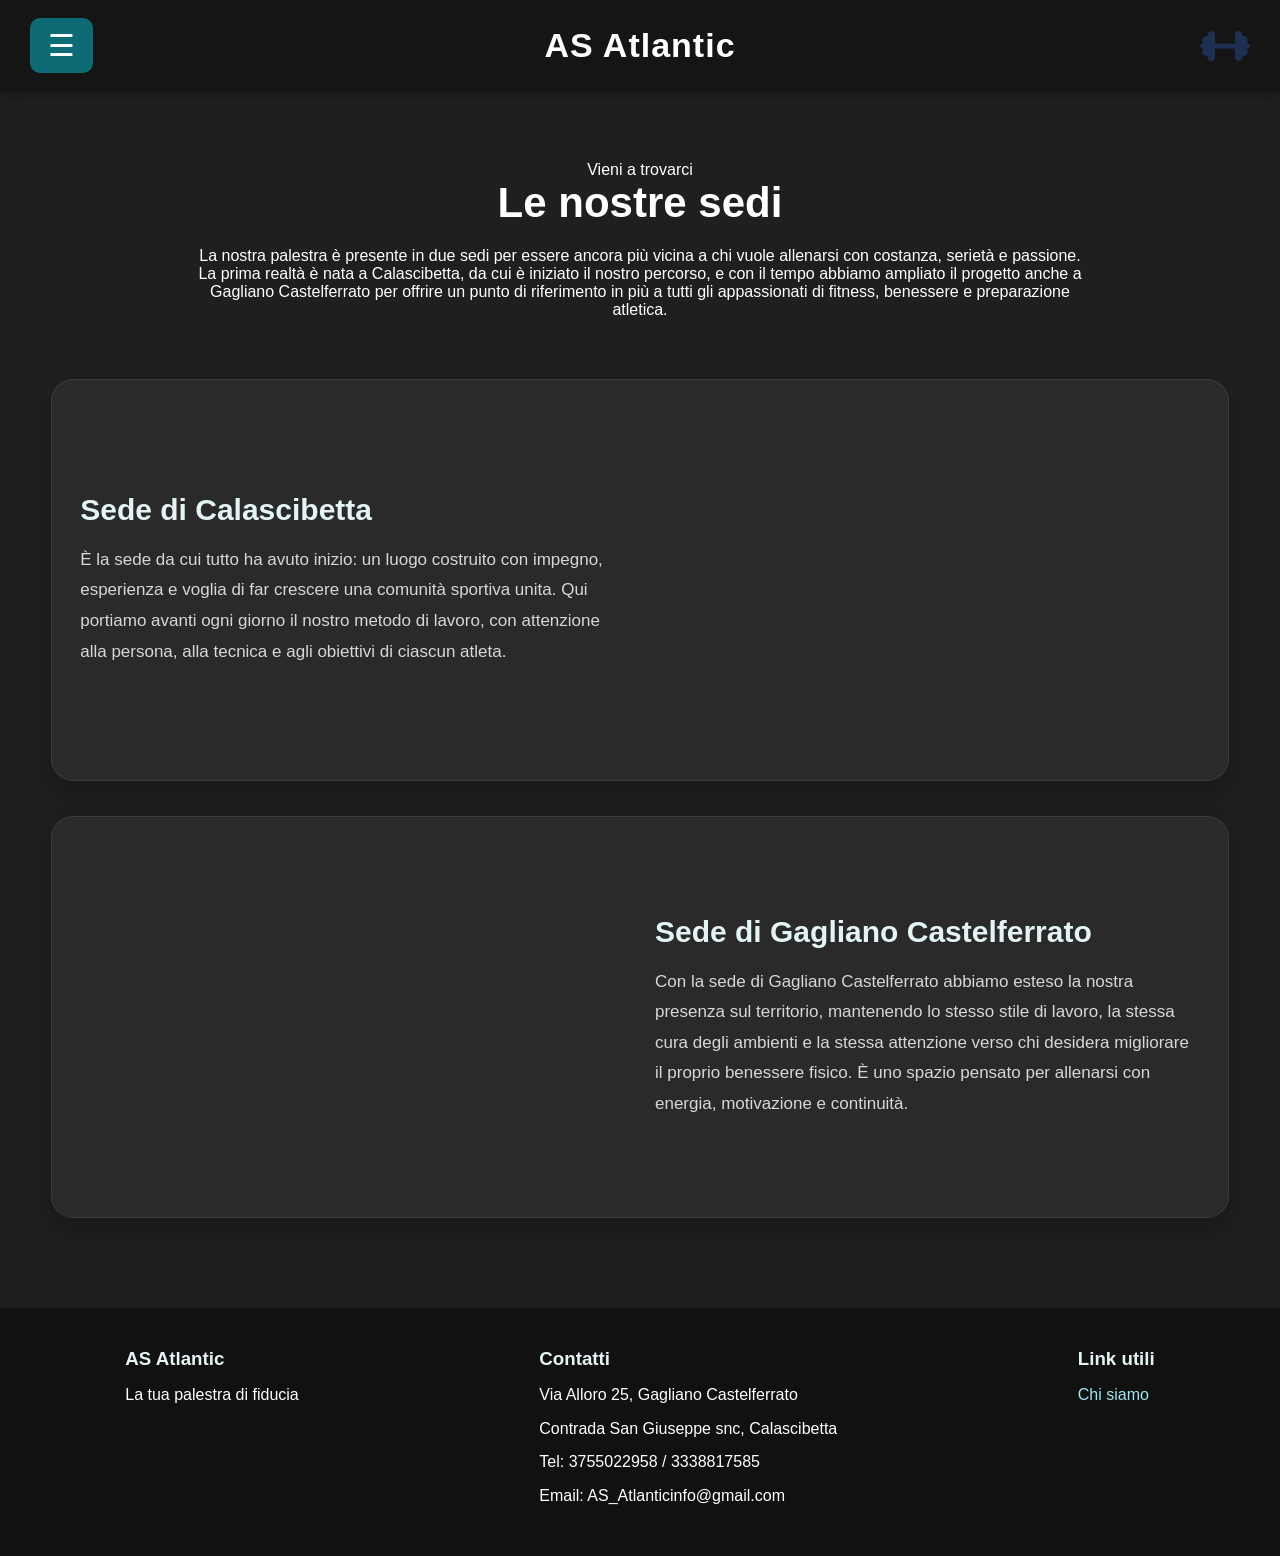
<file: luogo.html>
<!DOCTYPE html>
<html lang="it">
<head>
    <title>Palestra.it - Le nostre sedi</title>
    <link rel="shortcut icon" href="asset/img/favicon.ico" type="image/x-icon">
    <meta charset="UTF-8">
    <meta name="author" content="Alessio & Salvo">
    <meta name="description" content="Le sedi della nostra palestra a Calascibetta e Gagliano Castelferrato">
    <meta name="keywords" content="palestra, sedi, calascibetta, gagliano castelferrato, fitness">
    <meta name="viewport" content="width=device-width, initial-scale=1.0">

    <link rel="stylesheet" href="asset/css/style.css">
    <link rel="stylesheet" href="asset/css/luogo.css">
</head>
<body>

    <header class="top-banner">
        

        <div class="banner-inferiore">
            <div class="banner-sinistra">
                <button class="menu-toggle" onclick="document.getElementById('menu').classList.toggle('mostra')">
                    ☰
                </button>

                <nav class="menu-laterale" id="menu">
                    <a href="index.html">Home</a>
                    <a href="fondatori.html">I Fondatori</a>
                    <a href="servizi.html">Servizi</a>
                    <a href="abbonamenti.html">Abbonamenti</a>
                    <a href="scheda.html">Crea la tua scheda</a>
                </nav>
            </div>

            <div class="banner-centro">
                <h1 id="nome">AS Atlantic</h1>
            </div>

            <div class="banner-destra">
                <img src="asset/img/manubrio.png" alt="manubrio" width="50">
            </div>
        </div>
    </header>

    <main class="pagina-sedi">
        <section class="intro-sedi">
            <p class="etichetta">Vieni a trovarci</p>
            <h2>Le nostre sedi</h2>
            <p class="testo-intro">
                La nostra palestra è presente in due sedi per essere ancora più vicina a chi vuole allenarsi con costanza,
                serietà e passione. La prima realtà è nata a Calascibetta, da cui è iniziato il nostro percorso, e con il tempo
                abbiamo ampliato il progetto anche a Gagliano Castelferrato per offrire un punto di riferimento in più a tutti
                gli appassionati di fitness, benessere e preparazione atletica.
            </p>
        </section>

        <section class="sezioni-sedi">
            <article class="card-sede sede-sinistra">
                <div class="testo-sede">
                    <h3>Sede di Calascibetta</h3>
                    <p>
                        È la sede da cui tutto ha avuto inizio: un luogo costruito con impegno, esperienza e voglia di far crescere
                        una comunità sportiva unita. Qui portiamo avanti ogni giorno il nostro metodo di lavoro, con attenzione
                        alla persona, alla tecnica e agli obiettivi di ciascun atleta.
                    </p>
                </div>

                <div class="mappa-sede">
                    <iframe src="https://www.google.com/maps/embed?pb=!1m17!1m12!1m3!1d3160.8716868294964!2d14.259842875875615!3d37.605178772028594!2m3!1f0!2f0!3f0!3m2!1i1024!2i768!4f13.1!3m2!1m1!2zMzfCsDM2JzE4LjYiTiAxNMKwMTUnNDQuNyJF!5e0!3m2!1sit!2sit!4v1778937729968!5m2!1sit!2sit"
                        allowfullscreen=""
                        loading="lazy"
                        referrerpolicy="no-referrer-when-downgrade"></iframe>
                </div>
            </article>

            <article class="card-sede sede-destra">
                <div class="mappa-sede">
                    <iframe src="https://www.google.com/maps/embed?pb=!1m18!1m12!1m3!1d3156.504292829854!2d14.53217307649443!3d37.707839216011955!2m3!1f0!2f0!3f0!3m2!1i1024!2i768!4f13.1!3m3!1m2!1s0x13113309a3b3096d%3A0x5126079a55e5fbb8!2sVia%20Alloro%2C%2025%2C%2094010%20Gagliano%20Castelferrato%20EN!5e0!3m2!1sen!2sit!4v1778937466912!5m2!1sen!2sit"
                        allowfullscreen=""
                        loading="lazy"
                        ></iframe>
                </div>

                <div class="testo-sede">
                    <h3>Sede di Gagliano Castelferrato</h3>
                    <p>
                        Con la sede di Gagliano Castelferrato abbiamo esteso la nostra presenza sul territorio, mantenendo lo stesso
                        stile di lavoro, la stessa cura degli ambienti e la stessa attenzione verso chi desidera migliorare il proprio
                        benessere fisico. È uno spazio pensato per allenarsi con energia, motivazione e continuità.
                    </p>
                </div>
            </article>
        </section>
    </main>

    <footer class="footer">
        <div>
            <h3>AS Atlantic</h3>
            <p>La tua palestra di fiducia</p>
        </div>

        <div>
            <h3>Contatti</h3>
            <p>Via Alloro 25, Gagliano Castelferrato</p>
            <p>Contrada San Giuseppe snc, Calascibetta</p>
            <p>Tel: 3755022958 / 3338817585</p>
            <p>Email: AS_Atlanticinfo@gmail.com</p>
        </div>

        <div>
            <h3>Link utili</h3>
            <p><a href="chi_siamo.html">Chi siamo</a></p>
            
        </div>
    </footer>

    <script>
        const menuBtn = document.querySelector(".menu-toggle");
        const menu = document.getElementById("menu");
    </script>
</body>
</html>
</file>
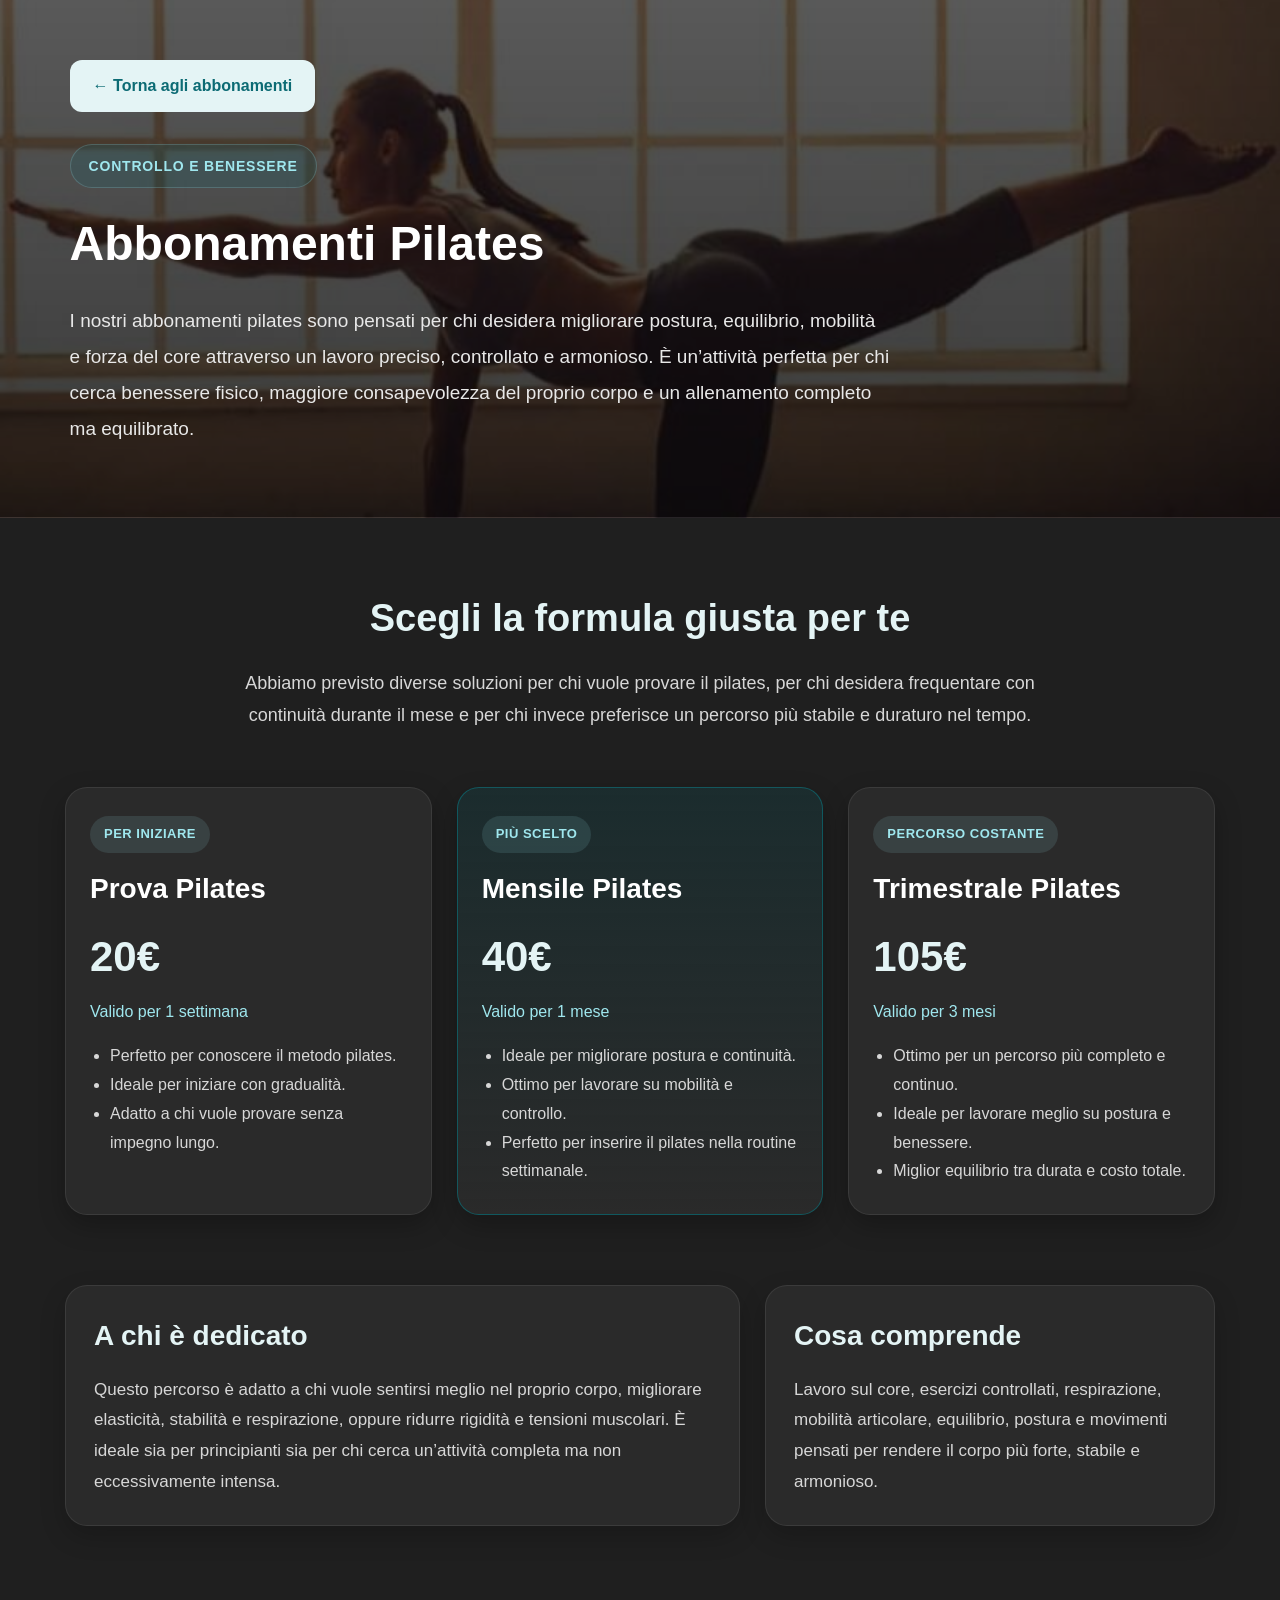
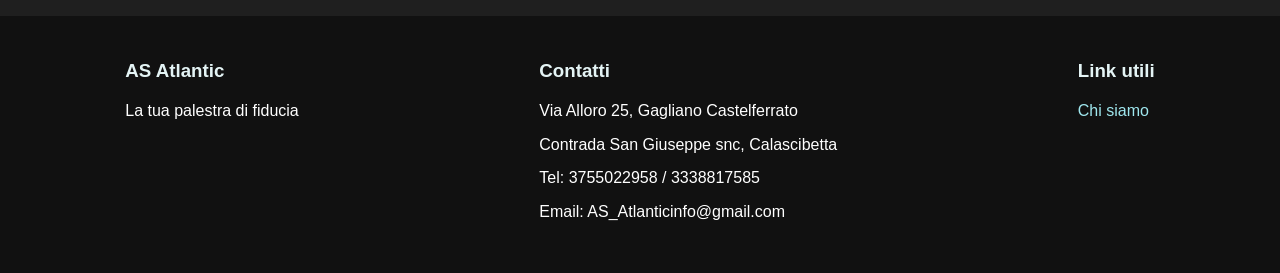
<file: pilates.html>
<!DOCTYPE html>
<html lang="it">
<head>
    <title>Palestra.it - Abbonamenti Pilates</title>
    <link rel="shortcut icon" href="asset/img/favicon.ico" type="image/x-icon">
    <meta charset="UTF-8">
    <meta name="author" content="Alessio & Salvo">
    <meta name="description" content="Abbonamenti pilates della palestra AS Atlantic">
    <meta name="keywords" content="pilates, palestra, abbonamenti, postura, benessere">
    <meta name="viewport" content="width=device-width, initial-scale=1.0">

    <link rel="stylesheet" href="asset/css/style.css">
    <link rel="stylesheet" href="asset/css/pilates.css">
</head>
<body>

    <header class="header-pilates">
        <div class="header-pilates-contenuto">
            <a href="abbonamenti.html" class="btn-torna">← Torna agli abbonamenti</a>

            <div class="hero-pilates">
                <p class="etichetta">Controllo e benessere</p>
                <h1>Abbonamenti Pilates</h1>
                <p class="testo-hero">
                    I nostri abbonamenti pilates sono pensati per chi desidera migliorare postura,
                    equilibrio, mobilità e forza del core attraverso un lavoro preciso, controllato
                    e armonioso. È un’attività perfetta per chi cerca benessere fisico, maggiore
                    consapevolezza del proprio corpo e un allenamento completo ma equilibrato.
                </p>
            </div>
        </div>
    </header>

    <main class="pagina-pilates">
        <section class="intro-pilates">
            <h2>Scegli la formula giusta per te</h2>
            <p>
                Abbiamo previsto diverse soluzioni per chi vuole provare il pilates, per chi desidera
                frequentare con continuità durante il mese e per chi invece preferisce un percorso più
                stabile e duraturo nel tempo.
            </p>
        </section>

        <section class="griglia-abbonamenti">
            <article class="card-abbonamento">
                <p class="mini-etichetta">Per iniziare</p>
                <h3>Prova Pilates</h3>
                <p class="prezzo">20€</p>
                <p class="durata">Valido per 1 settimana</p>
                <ul>
                    <li>Perfetto per conoscere il metodo pilates.</li>
                    <li>Ideale per iniziare con gradualità.</li>
                    <li>Adatto a chi vuole provare senza impegno lungo.</li>
                </ul>
            </article>

            <article class="card-abbonamento card-evidenza">
                <p class="mini-etichetta">Più scelto</p>
                <h3>Mensile Pilates</h3>
                <p class="prezzo">40€</p>
                <p class="durata">Valido per 1 mese</p>
                <ul>
                    <li>Ideale per migliorare postura e continuità.</li>
                    <li>Ottimo per lavorare su mobilità e controllo.</li>
                    <li>Perfetto per inserire il pilates nella routine settimanale.</li>
                </ul>
            </article>

            <article class="card-abbonamento">
                <p class="mini-etichetta">Percorso costante</p>
                <h3>Trimestrale Pilates</h3>
                <p class="prezzo">105€</p>
                <p class="durata">Valido per 3 mesi</p>
                <ul>
                    <li>Ottimo per un percorso più completo e continuo.</li>
                    <li>Ideale per lavorare meglio su postura e benessere.</li>
                    <li>Miglior equilibrio tra durata e costo totale.</li>
                </ul>
            </article>
        </section>

        <section class="focus-pilates">
            <div class="focus-testo">
                <h2>A chi è dedicato</h2>
                <p>
                    Questo percorso è adatto a chi vuole sentirsi meglio nel proprio corpo, migliorare
                    elasticità, stabilità e respirazione, oppure ridurre rigidità e tensioni muscolari.
                    È ideale sia per principianti sia per chi cerca un’attività completa ma non eccessivamente intensa.
                </p>
            </div>

            <div class="focus-box">
                <h3>Cosa comprende</h3>
                <p>
                    Lavoro sul core, esercizi controllati, respirazione, mobilità articolare, equilibrio,
                    postura e movimenti pensati per rendere il corpo più forte, stabile e armonioso.
                </p>
            </div>
        </section>
    </main>

    <footer class="footer">
        <div>
            <h3>AS Atlantic</h3>
            <p>La tua palestra di fiducia</p>
        </div>

        <div>
            <h3>Contatti</h3>
            <p>Via Alloro 25, Gagliano Castelferrato</p>
            <p>Contrada San Giuseppe snc, Calascibetta</p>
            <p>Tel: 3755022958 / 3338817585</p>
            <p>Email: AS_Atlanticinfo@gmail.com</p>
        </div>

        <div>
            <h3>Link utili</h3>
            <p><a href="chi_siamo.html">Chi siamo</a></p>
        </div>
    </footer>

</body>
</html>
</file>
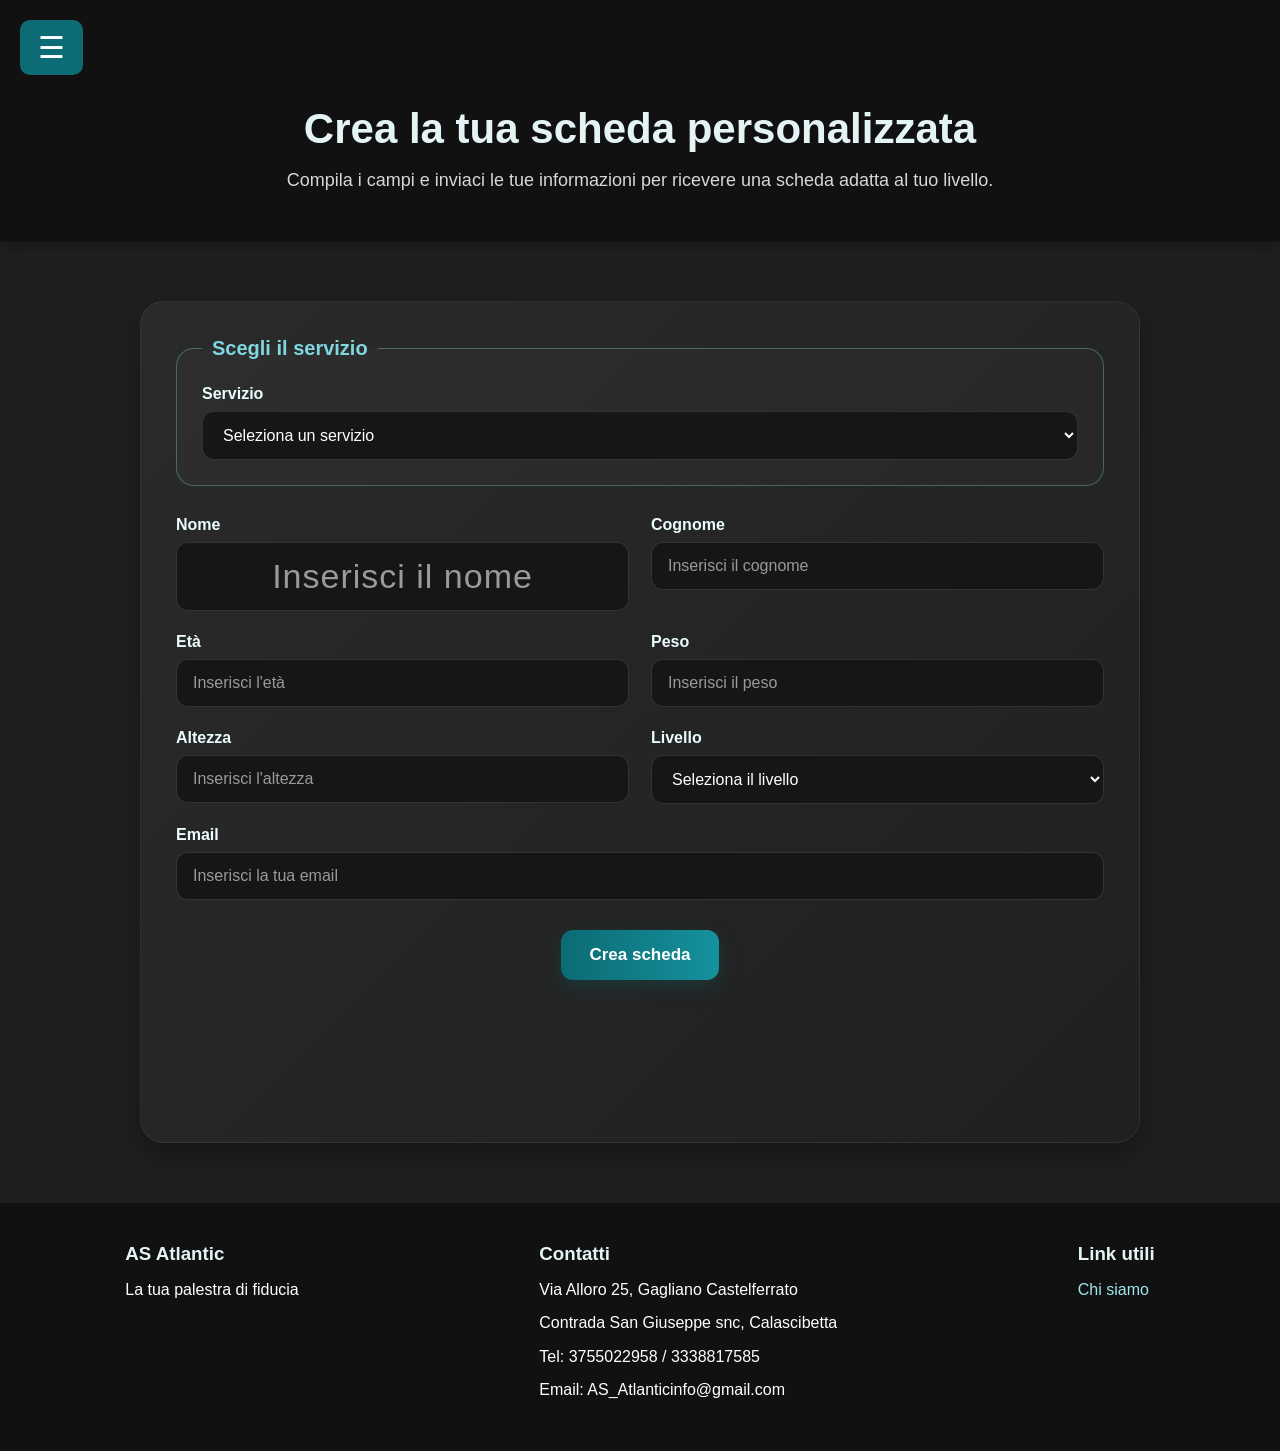
<file: scheda.html>
<!DOCTYPE html>
<html lang="it">
<head>
    <meta charset="UTF-8">
    <title> palestra.it - Crea la tua scheda</title>
    <meta name="viewport" content="width=device-width, initial-scale=1.0">
    <link rel="shortcut icon" href="asset/img/favicon.ico" type="image/x-icon">
    <link rel="stylesheet" href="asset/css/scheda.css">
    <link rel="stylesheet" href="asset/css/style.css">
</head>

<body>

    <header class="header-scheda">
        <div class="top-bar">
            <button class="menu-toggle" id="menu-toggle" aria-label="Apri il menu">☰</button>

            <nav class="menu-laterale" id="menu-lista">
                <a href="index.html" title="Ritorna alla home">Home</a>
                <a href="servizi.html">Servizi</a>
                <a href="abbonamenti.html">Abbonamenti</a>
                <a href="fondatori.html">Fondatori</a>
            </nav>
        </div>

        <h1>Crea la tua scheda personalizzata</h1>
        <p class="sottotitolo-scheda">
            Compila i campi e inviaci le tue informazioni per ricevere una scheda adatta al tuo livello.
        </p>
    </header>

    <main class="contenuto-scheda">
        <section class="box-form">
            <form class="form-scheda" id="form-scheda">

                <fieldset>
                    <legend>Scegli il servizio</legend>

                    <p>
                        <label for="servizio">Servizio</label>
                        <select id="servizio" name="servizio" required>
                            <option value="">Seleziona un servizio</option>
                            <option value="calisthenics">Calisthenics</option>
                            <option value="bodybuilding">Bodybuilding</option>
                            <option value="boxe">Boxe</option>
                            <option value="pilates">Pilates</option>
                            <option value="crossfit">Crossfit</option>
                        </select>
                    </p>
                </fieldset>

                <div class="griglia-form">
                    <p>
                        <label for="nome">Nome</label>
                        <input type="text" id="nome" name="nome" placeholder="Inserisci il nome" required>
                    </p>

                    <p>
                        <label for="cognome">Cognome</label>
                        <input type="text" id="cognome" name="cognome" placeholder="Inserisci il cognome" required>
                    </p>

                    <p>
                        <label for="eta">Età</label>
                        <input type="number" id="eta" name="eta" placeholder="Inserisci l'età" required>
                    </p>

                    <p>
                        <label for="peso">Peso</label>
                        <input type="number" id="peso" name="peso" placeholder="Inserisci il peso" required>
                    </p>

                    <p>
                        <label for="altezza">Altezza</label>
                        <input type="number" id="altezza" name="altezza" placeholder="Inserisci l'altezza" required>
                    </p>

                    <p>
                        <label for="livello">Livello</label>
                        <select id="livello" name="livello" required>
                            <option value="">Seleziona il livello</option>
                            <option value="principiante">Principiante</option>
                            <option value="intermedio">Intermedio</option>
                            <option value="avanzato">Avanzato</option>
                        </select>
                    </p>

                    <p class="campo-largo">
                        <label for="email">Email</label>
                        <input type="email" id="email" name="email" placeholder="Inserisci la tua email" required>
                    </p>
                </div>

                <p class="contenitore-bottone">
                    <button type="submit" class="bottone-crea">Crea scheda</button>
                </p>

            </form>

            <div class="messaggio-conferma" id="messaggio-conferma">
                <p><strong>Scheda creata!</strong></p>
                <p>Te la invieremo via email al più presto.</p>
            </div>
        </section>
    </main>

    <footer class="footer">
        <div>
            <h3>AS Atlantic</h3>
            <p>La tua palestra di fiducia</p>
        </div>

        <div>
            <h3>Contatti</h3>
            <p>Via Alloro 25, Gagliano Castelferrato</p>
            <p>Contrada San Giuseppe snc, Calascibetta</p>
            <p>Tel: 3755022958 / 3338817585</p>
            <p>Email: AS_Atlanticinfo@gmail.com</p>
        </div>

        <div>
            <h3>Link utili</h3>
            <p><a href="chi_siamo.html">Chi siamo</a></p>
            
        </div>
    </footer>
    <script>
        const bottone = document.getElementById("menu-toggle");
        const menuLista = document.getElementById("menu-lista");

        bottone.onclick = function () {
            menuLista.classList.toggle("mostra");
        };

        const formScheda = document.getElementById("form-scheda");
        const messaggioConferma = document.getElementById("messaggio-conferma");

        formScheda.addEventListener("submit", function(event) {
            event.preventDefault();
            messaggioConferma.classList.add("attivo");
            formScheda.reset();
        });
    </script>

</body>
</html>
</file>
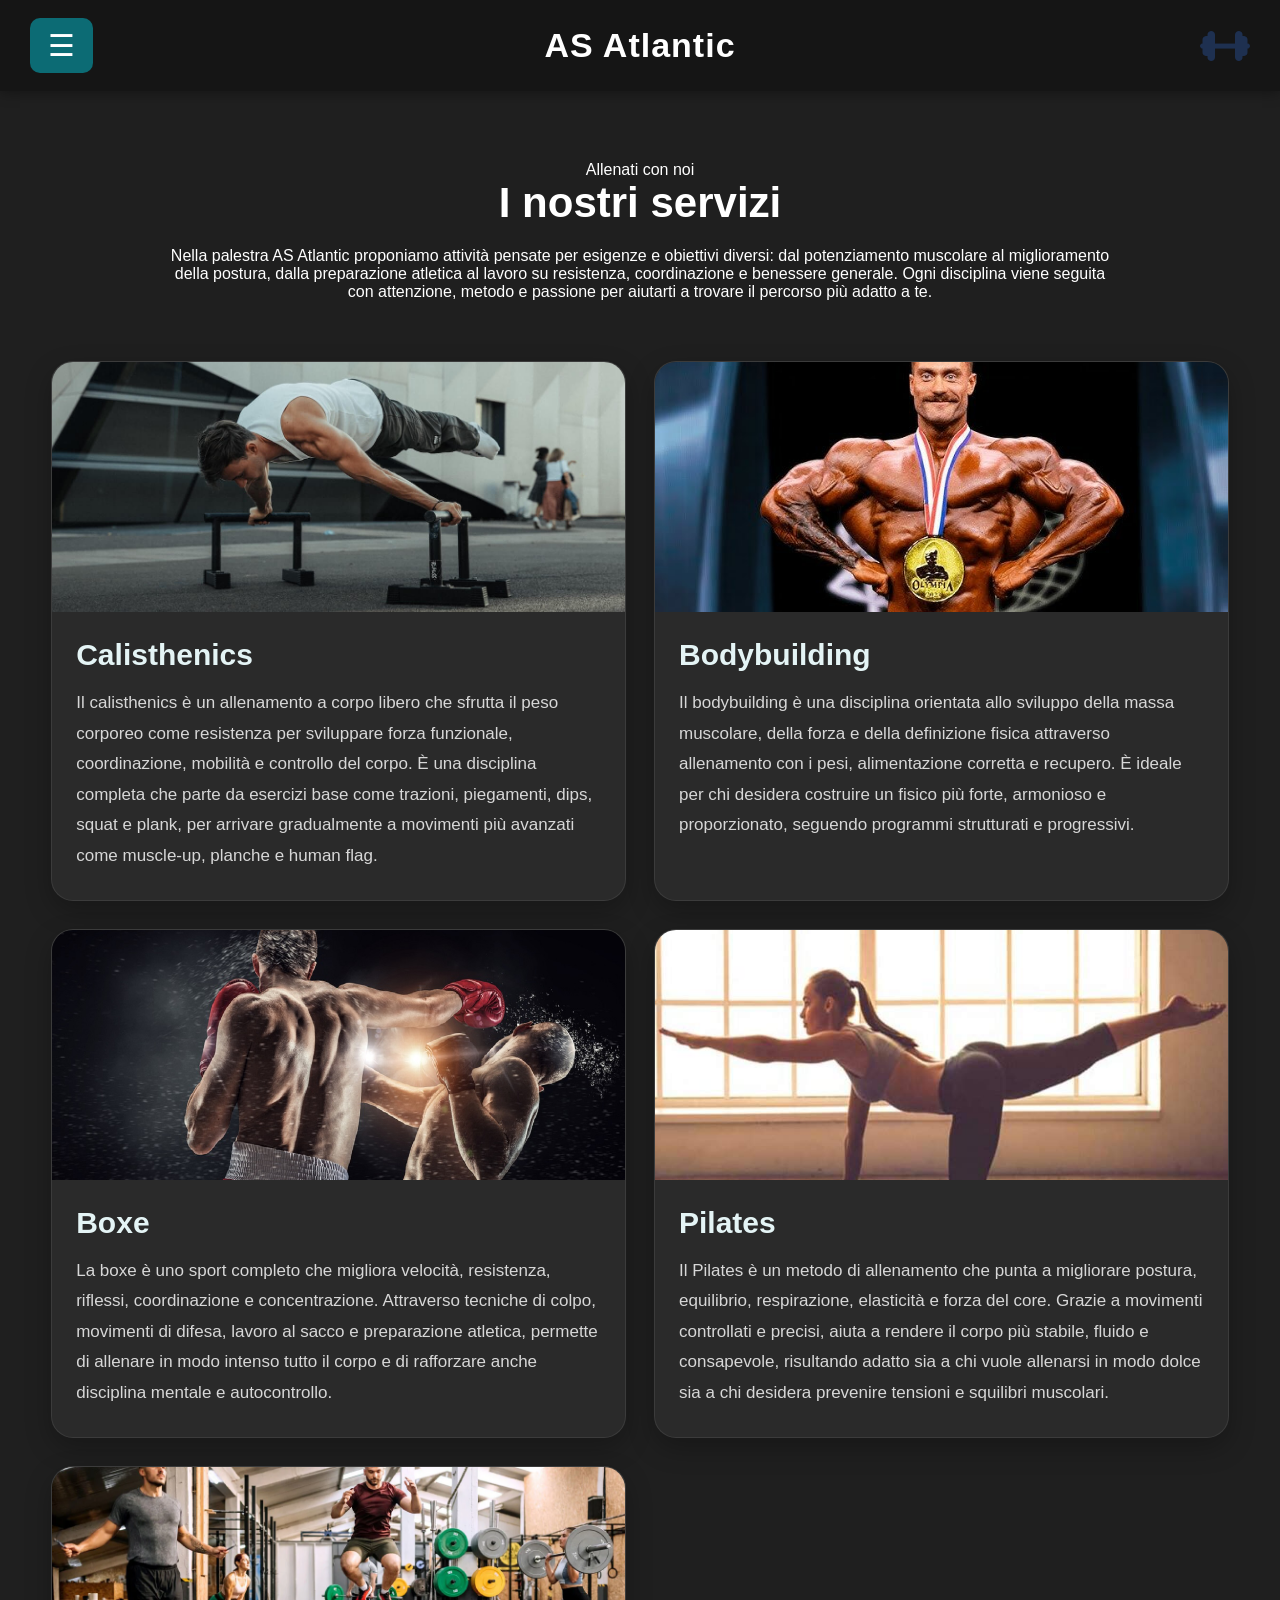
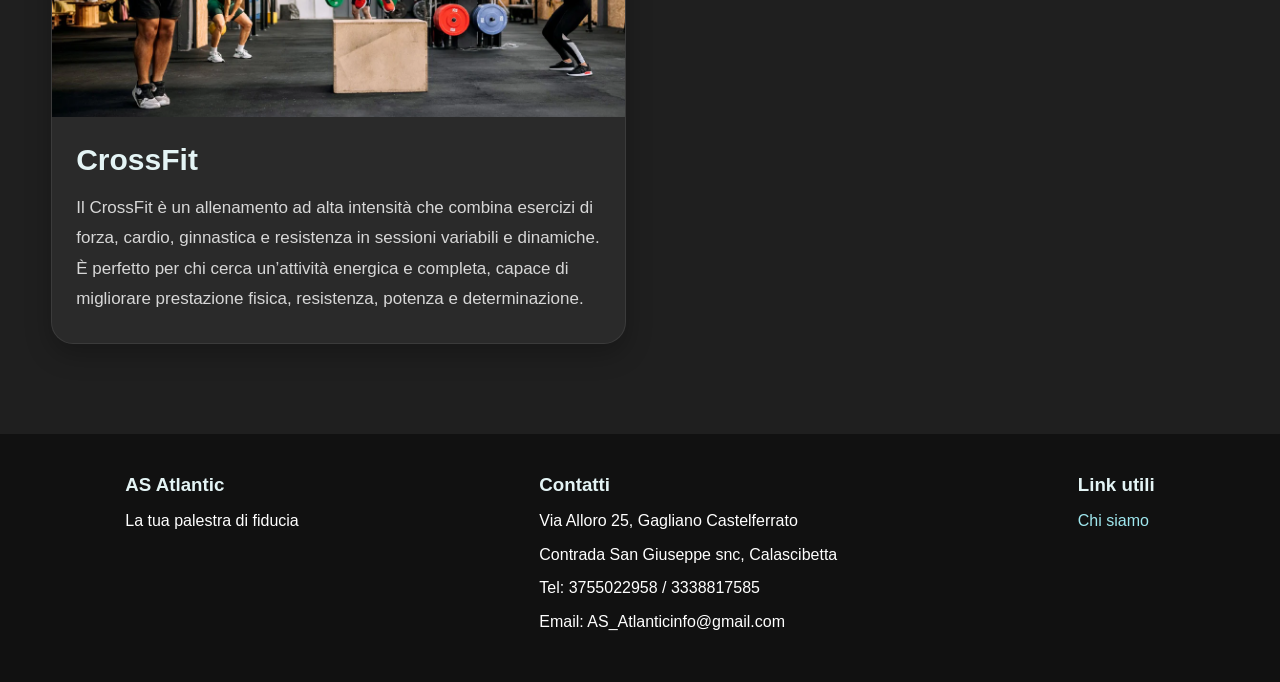
<file: servizi.html>
<!DOCTYPE html>
<html lang="it">
<head>
    <title>Palestra.it - I nostri servizi</title>
    <link rel="shortcut icon" href="asset/img/favicon.ico" type="image/x-icon">
    <meta charset="UTF-8">
    <meta name="author" content="Alessio & Salvo">
    <meta name="description" content="Scopri i servizi della palestra AS Atlantic">
    <meta name="keywords" content="palestra, servizi, calisthenics, bodybuilding, boxe, pilates, crossfit">
    <meta name="viewport" content="width=device-width, initial-scale=1.0">

    <link rel="stylesheet" href="asset/css/style.css">
    <link rel="stylesheet" href="asset/css/servizi.css">
</head>
<body>

    <header class="top-banner">
        

        <div class="banner-inferiore">
            <div class="banner-sinistra">
                <button class="menu-toggle" onclick="document.getElementById('menu').classList.toggle('mostra')">
                    ☰
                </button>

                <nav class="menu-laterale" id="menu">
                    <a href="index.html">Home</a>
                    <a href="fondatori.html">I Fondatori</a>
                    <a href="scheda.html">Crea la tua scheda</a>
                    <a href="abbonamenti.html">Abbonamenti</a>
                    
                </nav>
            </div>

            <div class="banner-centro">
                <h1 id="nome">AS Atlantic</h1>
            </div>

            <div class="banner-destra">
                <img src="asset/img/manubrio.png" alt="manubrio" width="50">
            </div>
        </div>
    </header>

    <main class="pagina-servizi">
        <section class="intro-servizi">
            <p class="etichetta">Allenati con noi</p>
            <h2>I nostri servizi</h2>
            <p class="testo-intro">
                Nella palestra AS Atlantic proponiamo attività pensate per esigenze e obiettivi diversi:
                dal potenziamento muscolare al miglioramento della postura, dalla preparazione atletica
                al lavoro su resistenza, coordinazione e benessere generale. Ogni disciplina viene seguita
                con attenzione, metodo e passione per aiutarti a trovare il percorso più adatto a te.
            </p>
        </section>

        <section class="griglia-servizi">
            <article class="card-servizio">
                <img src="asset/img/Calisthenics.png" alt="Allenamento calisthenics" class="immagine-servizio">
                <div class="contenuto-servizio">
                    <h3>Calisthenics</h3>
                    <p>
                        Il calisthenics è un allenamento a corpo libero che sfrutta il peso corporeo come resistenza
                        per sviluppare forza funzionale, coordinazione, mobilità e controllo del corpo. È una disciplina
                        completa che parte da esercizi base come trazioni, piegamenti, dips, squat e plank, per arrivare
                        gradualmente a movimenti più avanzati come muscle-up, planche e human flag.
                    </p>
                </div>
            </article>

            <article class="card-servizio">
                <img src="asset/img/hq720.png" alt="Allenamento bodybuilding" class="immagine-servizio">
                <div class="contenuto-servizio">
                    <h3>Bodybuilding</h3>
                    <p>
                        Il bodybuilding è una disciplina orientata allo sviluppo della massa muscolare, della forza
                        e della definizione fisica attraverso allenamento con i pesi, alimentazione corretta e recupero.
                        È ideale per chi desidera costruire un fisico più forte, armonioso e proporzionato, seguendo
                        programmi strutturati e progressivi.
                    </p>
                </div>
            </article>

            <article class="card-servizio">
                <img src="asset/img/Boxe-generica.png" alt="Allenamento boxe" class="immagine-servizio">
                <div class="contenuto-servizio">
                    <h3>Boxe</h3>
                    <p>
                        La boxe è uno sport completo che migliora velocità, resistenza, riflessi, coordinazione
                        e concentrazione. Attraverso tecniche di colpo, movimenti di difesa, lavoro al sacco e
                        preparazione atletica, permette di allenare in modo intenso tutto il corpo e di rafforzare
                        anche disciplina mentale e autocontrollo.
                    </p>
                </div>
            </article>

            <article class="card-servizio">
                <img src="asset/img/pilates.png" alt="Allenamento pilates" class="immagine-servizio">
                <div class="contenuto-servizio">
                    <h3>Pilates</h3>
                    <p>
                        Il Pilates è un metodo di allenamento che punta a migliorare postura, equilibrio, respirazione,
                        elasticità e forza del core. Grazie a movimenti controllati e precisi, aiuta a rendere il corpo
                        più stabile, fluido e consapevole, risultando adatto sia a chi vuole allenarsi in modo dolce
                        sia a chi desidera prevenire tensioni e squilibri muscolari.
                    </p>
                </div>
            </article>

            <article class="card-servizio">
                <img src="asset/img/differenza_crosstraining_crossfit.png" alt="Allenamento crossfit" class="immagine-servizio">
                <div class="contenuto-servizio">
                    <h3>CrossFit</h3>
                    <p>
                        Il CrossFit è un allenamento ad alta intensità che combina esercizi di forza, cardio,
                        ginnastica e resistenza in sessioni variabili e dinamiche. È perfetto per chi cerca
                        un’attività energica e completa, capace di migliorare prestazione fisica, resistenza,
                        potenza e determinazione.
                    </p>
                </div>
            </article>
        </section>
    </main>

    <footer class="footer">
        <div>
            <h3>AS Atlantic</h3>
            <p>La tua palestra di fiducia</p>
        </div>

        <div>
            <h3>Contatti</h3>
            <p>Via Alloro 25, Gagliano Castelferrato</p>
            <p>Contrada San Giuseppe snc, Calascibetta</p>
            <p>Tel: 3755022958 / 3338817585</p>
            <p>Email: AS_Atlanticinfo@gmail.com</p>
        </div>

        <div>
            <h3>Link utili</h3>
            <p><a href="chi-siamo.html">Chi siamo</a></p>
        </div>
    </footer>

    <script>
        const menuBtn = document.querySelector(".menu-toggle");
        const menu = document.getElementById("menu");
    </script>
</body>
</html>
</file>
<file: asset/css/style.css>
*{
    margin: 0;
    padding: 0;
    box-sizing: border-box;
}

body{
    background-color: #1f1f1f;
    color: white;
    font-family: Arial, Helvetica, sans-serif;
}

a{
    text-decoration: none;
}

.top-banner{
    position: sticky;
    top: 0;
    z-index: 1000;
    background-color: #111;
    box-shadow: 0 2px 12px rgba(0,0,0,0.35);
}

.banner-superiore{
    background-color: #0c6b74;
    overflow: hidden;
    white-space: nowrap;
    border-bottom: 1px solid rgba(255,255,255,0.15);
}

.scritta-scorrimento{
    width: 100%;
    overflow: hidden;
}

.scritta-scorrimento span{
    display: inline-block;
    padding: 12px 0;
    color: white;
    font-size: 14px;
    font-weight: bold;
    animation: scorri 18s linear infinite;
}

@keyframes scorri{
    from{
        transform: translateX(100%);
    }
    to{
        transform: translateX(-100%);
    }
}

.banner-inferiore{
    display: flex;
    justify-content: space-between;
    align-items: center;
    padding: 18px 30px;
    position: relative;
    background-color: #151515;
}

.banner-sinistra,
.banner-destra{
    width: 25%;
    position: relative;
}

.banner-centro{
    width: 50%;
    text-align: center;
    display: flex;
    flex-direction: column;
    align-items: center;
    gap: 8px;
}

#nome{
    color: #ffffff;
    text-align: center;
    font-size: 34px;
    letter-spacing: 1px;
}

#logo{
    display: block;
}

.menu-toggle{
    background-color: #0c6b74;
    color: white;
    border: none;
    font-size: 30px;
    padding: 10px 18px;
    border-radius: 10px;
    cursor: pointer;
    transition: 0.3s;
}

.menu-toggle:hover{
    background-color: #15919d;
    transform: scale(1.05);
}

.menu-laterale{
    display: none;
    flex-direction: column;
    position: absolute;
    top: 70px;
    left: 0;
    background-color: #222;
    padding: 15px;
    border-radius: 12px;
    min-width: 220px;
    box-shadow: 0 8px 20px rgba(0,0,0,0.4);
}

.menu-laterale a{
    color: white;
    padding: 12px;
    border-radius: 8px;
    transition: 0.3s;
}

.menu-laterale a:hover{
    background-color: #0c6b74;
}

.mostra{
    display: flex;
}

.banner-destra{
    display: flex;
    justify-content: flex-end;
}

.btn-contatti{
    display: inline-block;
    background-color: #e4f4f5;
    color: #0c6b74;
    padding: 12px 22px;
    border-radius: 10px;
    font-weight: bold;
    transition: 0.3s;
}

.btn-contatti:hover{
    background-color: #0c6b74;
    color: white;
}

.hero{
    min-height: 85vh;
    background: linear-gradient(rgba(0,0,0,0.50), rgba(0,0,0,0.65)),
                url("../img/Calisthenics.png") center/cover no-repeat;
    display: flex;
    justify-content: center;
    align-items: center;
    text-align: center;
    padding: 40px 20px;
}

.hero-contenuto{
    max-width: 850px;
}

#benvenuto{
    text-align: center;
    font-size: 52px;
    margin-bottom: 20px;
}

.sottotitolo{
    font-size: 20px;
    line-height: 1.6;
    color: #e8e8e8;
    margin-bottom: 30px;
}

.hero-bottoni{
    display: flex;
    justify-content: center;
    gap: 15px;
    flex-wrap: wrap;
}

.hero-bottoni a{
    padding: 14px 24px;
    border-radius: 10px;
    background-color: #0c6b74;
    color: white;
    font-weight: bold;
    transition: 0.3s;
}

.hero-bottoni a:hover{
    transform: translateY(-3px);
    background-color: #15919d;
}

.hero-bottoni .secondario{
    background-color: transparent;
    border: 2px solid white;
}

.hero-bottoni .secondario:hover{
    background-color: white;
    color: #111;
}

.intro{
    max-width: 900px;
    margin: 80px auto;
    text-align: center;
    padding: 0 20px;
}

.intro h2{
    font-size: 36px;
    margin-bottom: 20px;
    color: #e4f4f5;
}

.intro p{
    font-size: 18px;
    line-height: 1.8;
    color: #d7d7d7;
}

.punti-forza{
    display: flex;
    justify-content: center;
    gap: 25px;
    flex-wrap: wrap;
    padding: 20px 20px 80px 20px;
}

.box{
    background-color: #2a2a2a;
    width: 300px;
    padding: 30px 25px;
    border-radius: 18px;
    text-align: center;
    box-shadow: 0 8px 18px rgba(0,0,0,0.25);
    transition: transform 0.3s, background-color 0.3s;
}

.box:hover{
    transform: translateY(-8px);
    background-color: #0c6b74;
}

.box h3{
    margin-bottom: 15px;
    font-size: 24px;
}

.box p{
    color: #f0f0f0;
    line-height: 1.6;
}

.frase-finale{
    text-align: center;
    padding: 90px 20px;
    background: linear-gradient(to right, #0c6b74, #083f45);
}

.frase-finale h2{
    font-size: 38px;
    margin-bottom: 15px;
}

.frase-finale p{
    font-size: 18px;
    margin-bottom: 25px;
}

.frase-finale a{
    display: inline-block;
    background-color: white;
    color: #0c6b74;
    padding: 14px 24px;
    border-radius: 10px;
    font-weight: bold;
    transition: 0.3s;
}

.frase-finale a:hover{
    transform: scale(1.05);
}

.footer{
    display: flex;
    justify-content: space-around;
    gap: 30px;
    flex-wrap: wrap;
    padding: 40px 20px;
    background-color: #111;
    color: white;
}

.footer div{
    max-width: 300px;
}

.footer h3{
    margin-bottom: 12px;
    color: #e4f4f5;
}

.footer p{
    margin-bottom: 8px;
    line-height: 1.6;
}

.footer a{
    color: #9fe7ee;
}

.footer a:hover{
    color: white;
}


html{
    overflow-x: hidden;
}

body{
    overflow-x: hidden;
}

img,
iframe,
video{
    max-width: 100%;
    height: auto;
}

.flex-container,
.griglia-servizi,
.griglia-abbonamenti,
.focus-bodybuilding,
.focus-crossfit,
.focus-boxing,
.focus-pilates,
.card-sede,
.sezioni-sedi,
.punti-forza,
.footer{
    width: 100%;
}

/* =========================
RESPONSIVE GLOBALE SITO
========================= */

html,
body{
  overflow-x: hidden;
}

img,
iframe,
video{
  max-width: 100%;
  height: auto;
}

/* TABLET */
@media (max-width: 900px){

  .banner-inferiore{
    padding: 16px 18px;
    gap: 12px;
  }

  .banner-sinistra,
  .banner-destra{
    width: auto;
    flex-shrink: 0;
  }

  .banner-centro{
    width: auto;
    flex: 1;
    min-width: 0;
  }

  #nome{
    font-size: 28px;
    line-height: 1.1;
  }

  #logo{
    width: 110px;
    height: auto;
  }

  .menu-toggle{
    font-size: 26px;
    padding: 9px 15px;
  }

  .menu-laterale{
    top: 62px;
    left: 0;
    min-width: 200px;
    max-width: 80vw;
  }

  .hero{
    min-height: auto;
    padding: 70px 20px;
  }

  #benvenuto{
    font-size: 40px;
    line-height: 1.15;
  }

  .sottotitolo{
    font-size: 18px;
  }

  .hero-bottoni{
    flex-direction: column;
    align-items: center;
  }

  .hero-bottoni a{
    width: 100%;
    max-width: 320px;
    text-align: center;
  }

  .punti-forza{
    gap: 20px;
  }

  .box{
    width: 100%;
    max-width: 420px;
  }

  .footer{
    justify-content: center;
    text-align: center;
  }

  .footer div{
    max-width: 100%;
  }

  .griglia-servizi,
  .griglia-abbonamenti,
  .focus-bodybuilding,
  .focus-crossfit,
  .focus-boxing,
  .focus-pilates,
  .card-sede,
  .sezioni-sedi{
    grid-template-columns: 1fr !important;
    flex-direction: column;
  }
}

/* TELEFONI */
@media (max-width: 600px){

  .banner-superiore{
    white-space: nowrap;
  }

  .scritta-scorrimento span{
    font-size: 13px;
    padding: 10px 0;
  }

  .banner-inferiore{
    padding: 12px;
    gap: 10px;
  }

  .banner-sinistra{
    width: auto;
    flex-shrink: 0;
  }

  .banner-centro{
    width: auto;
    flex: 1;
    min-width: 0;
  }

  .banner-destra{
    display: none;
  }

  #nome{
    font-size: 22px;
    line-height: 1.1;
  }

  #logo{
    width: 82px;
    height: auto;
  }

  .menu-toggle{
    font-size: 24px;
    padding: 8px 14px;
    border-radius: 8px;
  }

  .menu-laterale{
    top: 58px;
    left: 0;
    min-width: 170px;
    max-width: 88vw;
    padding: 10px;
  }

  .menu-laterale a{
    padding: 10px;
    font-size: 14px;
  }

  .btn-contatti{
    padding: 9px 12px;
    font-size: 13px;
    text-align: center;
  }

  .hero{
    padding: 55px 16px;
  }

  #benvenuto{
    font-size: 30px;
    line-height: 1.2;
  }

  .sottotitolo{
    font-size: 16px;
    line-height: 1.7;
  }

  .intro{
    margin: 50px auto;
    padding: 0 16px;
  }

  .intro h2,
  .frase-finale h2,
  .intro-servizi h2,
  .intro-sedi h2,
  .intro-bodybuilding h2,
  .intro-crossfit h2,
  .intro-boxing h2,
  .intro-pilates h2{
    font-size: 28px;
  }

  .intro p,
  .frase-finale p,
  .testo-intro,
  .intro-bodybuilding p,
  .intro-crossfit p,
  .intro-boxing p,
  .intro-pilates p,
  .testo-hero{
    font-size: 16px;
    line-height: 1.7;
  }

  .box{
    width: 100%;
    max-width: 100%;
    padding: 22px 18px;
  }

  .box h3,
  .contenuto-servizio h3,
  .card-abbonamento h3,
  .focus-box h3,
  .testo-sede h3{
    font-size: 22px;
  }

  .box p,
  .contenuto-servizio p,
  .card-abbonamento ul,
  .focus-testo p,
  .focus-box p,
  .testo-sede p{
    font-size: 15px;
    line-height: 1.7;
  }

  .frase-finale{
    padding: 60px 16px;
  }

  .frase-finale a{
    width: 100%;
    max-width: 280px;
    text-align: center;
  }

  .footer{
    padding: 30px 16px;
    flex-direction: column;
    align-items: center;
    text-align: center;
    gap: 20px;
  }

  .footer h3{
    font-size: 20px;
  }

  .footer p,
  .footer a{
    font-size: 15px;
  }

  .pagina-servizi,
  .pagina-sedi,
  .pagina-bodybuilding,
  .pagina-crossfit,
  .pagina-boxing,
  .pagina-pilates{
    width: 94%;
    padding: 45px 0 65px 0;
  }

  .contenuto-servizio,
  .card-abbonamento,
  .focus-testo,
  .focus-box,
  .card-sede{
    padding: 20px 16px;
  }

  .prezzo{
    font-size: 32px;
  }

  .immagine-servizio{
    height: 210px;
    object-fit: cover;
  }

  .mappa-sede iframe{
    min-height: 240px;
  }

  .header-bodybuilding,
  .header-crossfit,
  .header-boxing,
  .header-pilates{
    padding: 45px 16px 55px 16px;
  }

  .hero-bodybuilding h1,
  .hero-crossfit h1,
  .hero-boxing h1,
  .hero-pilates h1{
    font-size: 30px;
    line-height: 1.2;
  }

  .btn-torna{
    padding: 10px 14px;
    font-size: 14px;
  }
}

/* TELEFONI MOLTO PICCOLI */
@media (max-width: 380px){

  #nome{
    font-size: 18px;
  }

  #logo{
    width: 70px;
  }

  .menu-toggle{
    font-size: 22px;
    padding: 8px 12px;
  }

  .menu-laterale{
    min-width: 150px;
  }

  .btn-contatti{
    font-size: 12px;
    padding: 8px 10px;
  }

  #benvenuto,
  .hero-bodybuilding h1,
  .hero-crossfit h1,
  .hero-boxing h1,
  .hero-pilates h1{
    font-size: 26px;
  }

  .intro h2,
  .intro-servizi h2,
  .intro-sedi h2,
  .intro-bodybuilding h2,
  .intro-crossfit h2,
  .intro-boxing h2,
  .intro-pilates h2,
  .frase-finale h2{
    font-size: 24px;
  }

  .prezzo{
    font-size: 28px;
  }
}
</file>
<file: asset/css/bodybuilding.css>
body{
    background-color: #1f1f1f;
    color: white;
    font-family: Arial, Helvetica, sans-serif;
    line-height: 1.6;
}

.header-bodybuilding{
    background: linear-gradient(rgba(0,0,0,0.65), rgba(0,0,0,0.78)),
    url("../img/hq720.png") center/cover no-repeat;
    padding: 60px 20px 70px 20px;
    border-bottom: 1px solid rgba(255,255,255,0.08);
}

.header-bodybuilding-contenuto{
    width: min(1150px, 92%);
    margin: 0 auto;
}

.btn-torna{
    display: inline-block;
    margin-bottom: 32px;
    background-color: #e4f4f5;
    color: #0c6b74;
    padding: 12px 22px;
    border-radius: 12px;
    font-weight: bold;
    border: 1px solid transparent;
    transition: all 0.3s ease;
}

.btn-torna:hover{
    background-color: #0c6b74;
    color: white;
    transform: translateY(-2px);
}

.hero-bodybuilding{
    max-width: 820px;
}

.etichetta{
    display: inline-block;
    background-color: rgba(12, 107, 116, 0.18);
    color: #9fe7ee;
    border: 1px solid rgba(159, 231, 238, 0.20);
    padding: 10px 18px;
    border-radius: 999px;
    font-size: 14px;
    font-weight: bold;
    letter-spacing: 0.8px;
    margin-bottom: 18px;
    text-transform: uppercase;
}

.hero-bodybuilding h1{
    font-size: 48px;
    margin-bottom: 20px;
    color: #ffffff;
}

.testo-hero{
    font-size: 19px;
    line-height: 1.9;
    color: #e8e8e8;
}

.pagina-bodybuilding{
    width: min(1150px, 92%);
    margin: 0 auto;
    padding: 70px 0 90px 0;
}

.intro-bodybuilding{
    text-align: center;
    max-width: 850px;
    margin: 0 auto 55px auto;
}

.intro-bodybuilding h2{
    font-size: 38px;
    margin-bottom: 18px;
    color: #e4f4f5;
}

.intro-bodybuilding p{
    font-size: 18px;
    line-height: 1.8;
    color: #d7d7d7;
}

.griglia-abbonamenti{
    display: grid;
    grid-template-columns: repeat(3, minmax(240px, 1fr));
    gap: 25px;
    margin-bottom: 70px;
}

.card-abbonamento{
    background-color: #2a2a2a;
    border: 1px solid rgba(255,255,255,0.08);
    border-radius: 22px;
    padding: 28px 24px;
    box-shadow: 0 10px 26px rgba(0,0,0,0.25);
    transition: transform 0.3s ease, box-shadow 0.3s ease;
}

.card-abbonamento:hover{
    transform: translateY(-6px);
    box-shadow: 0 14px 30px rgba(0,0,0,0.32);
}

.card-evidenza{
    border: 1px solid rgba(12, 107, 116, 0.70);
    background: linear-gradient(180deg, rgba(12,107,116,0.18), #2a2a2a);
}

.mini-etichetta{
    display: inline-block;
    margin-bottom: 14px;
    padding: 8px 14px;
    border-radius: 999px;
    background-color: rgba(159, 231, 238, 0.12);
    color: #9fe7ee;
    font-size: 13px;
    font-weight: bold;
    text-transform: uppercase;
    letter-spacing: 0.5px;
}

.card-abbonamento h3{
    font-size: 28px;
    margin-bottom: 12px;
    color: #ffffff;
}

.prezzo{
    font-size: 42px;
    font-weight: bold;
    color: #e4f4f5;
    margin-bottom: 8px;
}

.durata{
    color: #9fe7ee;
    margin-bottom: 18px;
    font-size: 16px;
}

.card-abbonamento ul{
    padding-left: 20px;
    color: #d7d7d7;
    line-height: 1.8;
}

.focus-bodybuilding{
    display: grid;
    grid-template-columns: 1.5fr 1fr;
    gap: 25px;
    align-items: stretch;
}

.focus-testo,
.focus-box{
    background-color: #2a2a2a;
    border: 1px solid rgba(255,255,255,0.08);
    border-radius: 22px;
    padding: 28px;
    box-shadow: 0 10px 26px rgba(0,0,0,0.20);
}

.focus-testo h2,
.focus-box h3{
    color: #e4f4f5;
    margin-bottom: 16px;
    font-size: 28px;
}

.focus-testo p,
.focus-box p{
    color: #d7d7d7;
    line-height: 1.8;
    font-size: 17px;
}
</file>
<file: asset/css/boxing.css>
body{
    background-color: #1f1f1f;
    color: white;
    font-family: Arial, Helvetica, sans-serif;
    line-height: 1.6;
}

.header-boxing{
    background: linear-gradient(rgba(0,0,0,0.65), rgba(0,0,0,0.78)),
    url("../img/Boxe-generica.png") center/cover no-repeat;
    padding: 60px 20px 70px 20px;
    border-bottom: 1px solid rgba(255,255,255,0.08);
}

.header-boxing-contenuto{
    width: min(1150px, 92%);
    margin: 0 auto;
}

.btn-torna{
    display: inline-block;
    margin-bottom: 32px;
    background-color: #e4f4f5;
    color: #0c6b74;
    padding: 12px 22px;
    border-radius: 12px;
    font-weight: bold;
    border: 1px solid transparent;
    transition: all 0.3s ease;
}

.btn-torna:hover{
    background-color: #0c6b74;
    color: white;
    transform: translateY(-2px);
}

.hero-boxing{
    max-width: 820px;
}

.etichetta{
    display: inline-block;
    background-color: rgba(12, 107, 116, 0.18);
    color: #9fe7ee;
    border: 1px solid rgba(159, 231, 238, 0.20);
    padding: 10px 18px;
    border-radius: 999px;
    font-size: 14px;
    font-weight: bold;
    letter-spacing: 0.8px;
    margin-bottom: 18px;
    text-transform: uppercase;
}

.hero-boxing h1{
    font-size: 48px;
    margin-bottom: 20px;
    color: #ffffff;
}

.testo-hero{
    font-size: 19px;
    line-height: 1.9;
    color: #e8e8e8;
}

.pagina-boxing{
    width: min(1150px, 92%);
    margin: 0 auto;
    padding: 70px 0 90px 0;
}

.intro-boxing{
    text-align: center;
    max-width: 850px;
    margin: 0 auto 55px auto;
}

.intro-boxing h2{
    font-size: 38px;
    margin-bottom: 18px;
    color: #e4f4f5;
}

.intro-boxing p{
    font-size: 18px;
    line-height: 1.8;
    color: #d7d7d7;
}

.griglia-abbonamenti{
    display: grid;
    grid-template-columns: repeat(3, minmax(240px, 1fr));
    gap: 25px;
    margin-bottom: 70px;
}

.card-abbonamento{
    background-color: #2a2a2a;
    border: 1px solid rgba(255,255,255,0.08);
    border-radius: 22px;
    padding: 28px 24px;
    box-shadow: 0 10px 26px rgba(0,0,0,0.25);
    transition: transform 0.3s ease, box-shadow 0.3s ease;
}

.card-abbonamento:hover{
    transform: translateY(-6px);
    box-shadow: 0 14px 30px rgba(0,0,0,0.32);
}

.card-evidenza{
    border: 1px solid rgba(12, 107, 116, 0.70);
    background: linear-gradient(180deg, rgba(12,107,116,0.18), #2a2a2a);
}

.mini-etichetta{
    display: inline-block;
    margin-bottom: 14px;
    padding: 8px 14px;
    border-radius: 999px;
    background-color: rgba(159, 231, 238, 0.12);
    color: #9fe7ee;
    font-size: 13px;
    font-weight: bold;
    text-transform: uppercase;
    letter-spacing: 0.5px;
}

.card-abbonamento h3{
    font-size: 28px;
    margin-bottom: 12px;
    color: #ffffff;
}

.prezzo{
    font-size: 42px;
    font-weight: bold;
    color: #e4f4f5;
    margin-bottom: 8px;
}

.durata{
    color: #9fe7ee;
    margin-bottom: 18px;
    font-size: 16px;
}

.card-abbonamento ul{
    padding-left: 20px;
    color: #d7d7d7;
    line-height: 1.8;
}

.focus-boxing{
    display: grid;
    grid-template-columns: 1.5fr 1fr;
    gap: 25px;
    align-items: stretch;
}

.focus-testo,
.focus-box{
    background-color: #2a2a2a;
    border: 1px solid rgba(255,255,255,0.08);
    border-radius: 22px;
    padding: 28px;
    box-shadow: 0 10px 26px rgba(0,0,0,0.20);
}

.focus-testo h2,
.focus-box h3{
    color: #e4f4f5;
    margin-bottom: 16px;
    font-size: 28px;
}

.focus-testo p,
.focus-box p{
    color: #d7d7d7;
    line-height: 1.8;
    font-size: 17px;
}
</file>
<file: asset/css/chisiamo.css>
.pagina-chi-siamo{
    padding: 80px 20px;
}

.chi-siamo{
    max-width: 1100px;
    margin: 0 auto;
    background-color: #151515;
    border-radius: 18px;
    padding: 50px 35px;
    box-shadow: 0 8px 20px rgba(0,0,0,0.30);
}

.chi-siamo-intestazione{
    text-align: center;
    margin-bottom: 35px;
}

.chi-siamo h2{
    font-size: 38px;
    color: #e4f4f5;
    margin-bottom: 12px;
}

.frase-effetto{
    font-size: 22px;
    color: #0c6b74;
    font-weight: bold;
}

.chi-siamo-contenuto{
    max-width: 900px;
    margin: 0 auto 40px auto;
}

.chi-siamo-contenuto p{
    font-size: 18px;
    color: #d7d7d7;
    line-height: 1.8;
    margin-bottom: 20px;
    text-align: center;
}

.info-palestra{
    display: flex;
    justify-content: center;
    gap: 25px;
    flex-wrap: wrap;
}

.info-box{
    background-color: #2a2a2a;
    width: 100%;
    max-width: 420px;
    padding: 28px 24px;
    border-radius: 18px;
    text-align: center;
    box-shadow: 0 8px 18px rgba(0,0,0,0.25);
    transition: transform 0.3s, background-color 0.3s;
}

.info-box:hover{
    transform: translateY(-8px);
    background-color: #0c6b74;
}

.info-box h3{
    font-size: 24px;
    color: #e4f4f5;
    margin-bottom: 15px;
}

.info-box p{
    font-size: 17px;
    color: #f0f0f0;
    line-height: 1.7;
    margin-bottom: 10px;
}
</file>
<file: asset/css/crossfit.css>
body{
    background-color: #1f1f1f;
    color: white;
    font-family: Arial, Helvetica, sans-serif;
    line-height: 1.6;
}

.header-crossfit{
    background: linear-gradient(rgba(0,0,0,0.65), rgba(0,0,0,0.78)),
    url("../img/differenza_crosstraining_crossfit.png") center/cover no-repeat;
    padding: 60px 20px 70px 20px;
    border-bottom: 1px solid rgba(255,255,255,0.08);
}

.header-crossfit-contenuto{
    width: min(1150px, 92%);
    margin: 0 auto;
}

.btn-torna{
    display: inline-block;
    margin-bottom: 32px;
    background-color: #e4f4f5;
    color: #0c6b74;
    padding: 12px 22px;
    border-radius: 12px;
    font-weight: bold;
    border: 1px solid transparent;
    transition: all 0.3s ease;
}

.btn-torna:hover{
    background-color: #0c6b74;
    color: white;
    transform: translateY(-2px);
}

.hero-crossfit{
    max-width: 820px;
}

.etichetta{
    display: inline-block;
    background-color: rgba(12, 107, 116, 0.18);
    color: #9fe7ee;
    border: 1px solid rgba(159, 231, 238, 0.20);
    padding: 10px 18px;
    border-radius: 999px;
    font-size: 14px;
    font-weight: bold;
    letter-spacing: 0.8px;
    margin-bottom: 18px;
    text-transform: uppercase;
}

.hero-crossfit h1{
    font-size: 48px;
    margin-bottom: 20px;
    color: #ffffff;
}

.testo-hero{
    font-size: 19px;
    line-height: 1.9;
    color: #e8e8e8;
}

.pagina-crossfit{
    width: min(1150px, 92%);
    margin: 0 auto;
    padding: 70px 0 90px 0;
}

.intro-crossfit{
    text-align: center;
    max-width: 850px;
    margin: 0 auto 55px auto;
}

.intro-crossfit h2{
    font-size: 38px;
    margin-bottom: 18px;
    color: #e4f4f5;
}

.intro-crossfit p{
    font-size: 18px;
    line-height: 1.8;
    color: #d7d7d7;
}

.griglia-abbonamenti{
    display: grid;
    grid-template-columns: repeat(3, minmax(240px, 1fr));
    gap: 25px;
    margin-bottom: 70px;
}

.card-abbonamento{
    background-color: #2a2a2a;
    border: 1px solid rgba(255,255,255,0.08);
    border-radius: 22px;
    padding: 28px 24px;
    box-shadow: 0 10px 26px rgba(0,0,0,0.25);
    transition: transform 0.3s ease, box-shadow 0.3s ease;
}

.card-abbonamento:hover{
    transform: translateY(-6px);
    box-shadow: 0 14px 30px rgba(0,0,0,0.32);
}

.card-evidenza{
    border: 1px solid rgba(12, 107, 116, 0.70);
    background: linear-gradient(180deg, rgba(12,107,116,0.18), #2a2a2a);
}

.mini-etichetta{
    display: inline-block;
    margin-bottom: 14px;
    padding: 8px 14px;
    border-radius: 999px;
    background-color: rgba(159, 231, 238, 0.12);
    color: #9fe7ee;
    font-size: 13px;
    font-weight: bold;
    text-transform: uppercase;
    letter-spacing: 0.5px;
}

.card-abbonamento h3{
    font-size: 28px;
    margin-bottom: 12px;
    color: #ffffff;
}

.prezzo{
    font-size: 42px;
    font-weight: bold;
    color: #e4f4f5;
    margin-bottom: 8px;
}

.durata{
    color: #9fe7ee;
    margin-bottom: 18px;
    font-size: 16px;
}

.card-abbonamento ul{
    padding-left: 20px;
    color: #d7d7d7;
    line-height: 1.8;
}

.focus-crossfit{
    display: grid;
    grid-template-columns: 1.5fr 1fr;
    gap: 25px;
    align-items: stretch;
}

.focus-testo,
.focus-box{
    background-color: #2a2a2a;
    border: 1px solid rgba(255,255,255,0.08);
    border-radius: 22px;
    padding: 28px;
    box-shadow: 0 10px 26px rgba(0,0,0,0.20);
}

.focus-testo h2,
.focus-box h3{
    color: #e4f4f5;
    margin-bottom: 16px;
    font-size: 28px;
}

.focus-testo p,
.focus-box p{
    color: #d7d7d7;
    line-height: 1.8;
    font-size: 17px;
}
</file>
<file: asset/css/fondatori.css>
.header-fondatori{
    background-color: #111;
    padding: 20px 20px 40px 20px;
    text-align: center;
    position: relative;
    box-shadow: 0 3px 15px rgba(0,0,0,0.35);
}

.top-bar{
    display: flex;
    justify-content: flex-start;
    align-items: center;
    position: relative;
    margin-bottom: 30px;
}

.header-fondatori h1{
    font-size: 42px;
    color: #e4f4f5;
    letter-spacing: 1px;
}

.contenuto-fondatori{
    width: 90%;
    max-width: 1200px;
    margin: 60px auto;
}

.introduzione{
    max-width: 950px;
    margin: 0 auto 60px auto;
    text-align: center;
    background-color: rgba(255,255,255,0.04);
    border: 1px solid rgba(255,255,255,0.08);
    border-radius: 20px;
    padding: 30px;
    line-height: 1.8;
    color: #e4e4e4;
    box-shadow: 0 8px 20px rgba(0,0,0,0.20);
}

.principale{
    display: flex;
    flex-direction: column;
    gap: 35px;
}

.card-fondatore{
    display: flex;
    align-items: center;
    gap: 30px;
    background: linear-gradient(135deg, #2a2a2a, #202020);
    border-radius: 24px;
    padding: 30px;
    box-shadow: 0 12px 28px rgba(0,0,0,0.30);
    border: 1px solid rgba(255,255,255,0.06);
    transition: transform 0.3s, box-shadow 0.3s;
}

.card-fondatore:hover{
    transform: translateY(-6px);
    box-shadow: 0 18px 35px rgba(0,0,0,0.35);
}

.foto-fondatore{
    flex: 0 0 240px;
    display: flex;
    justify-content: center;
    align-items: center;
}

.foto-fondatore img{
    width: 220px;
    height: 220px;
    object-fit: cover;
    border-radius: 20px;
    border: 4px solid #0c6b74;
    background-color: #111;
}

.testo-fondatore{
    flex: 1;
}

.testo-fondatore h2{
    font-size: 34px;
    color: #ffffff;
    margin-bottom: 8px;
}

.testo-fondatore h3{
    font-size: 18px;
    color: #7ed6df;
    margin-bottom: 20px;
}

.testo-fondatore p{
    font-size: 17px;
    line-height: 1.8;
    color: #e5e5e5;
    margin-bottom: 14px;
}
</file>
<file: asset/css/luogo.css>
.pagina-sedi{
    width: min(1200px, 92%);
    margin: 0 auto;
    padding: 70px 0 90px 0;
}

.intro-sedi{
    text-align: center;
    max-width: 900px;
    margin: 0 auto 60px auto;
}

.intro-sedi h2{
    font-size: 42px;
    color: #ffffff;
    margin-bottom: 20px;
}

.sezioni-sedi{
    display: flex;
    flex-direction: column;
    gap: 35px;
}

.card-sede{
    display: flex;
    align-items: stretch;
    justify-content: space-between;
    gap: 30px;
    background-color: #2a2a2a;
    border: 1px solid rgba(255,255,255,0.08);
    border-radius: 22px;
    padding: 28px;
    box-shadow: 0 10px 26px rgba(0,0,0,0.25);
    transition: transform 0.3s ease, box-shadow 0.3s ease;
}

.card-sede:hover{
    transform: translateY(-6px);
    box-shadow: 0 14px 30px rgba(0,0,0,0.32);
}

.testo-sede,
.mappa-sede{
    flex: 1;
}

.testo-sede{
    display: flex;
    flex-direction: column;
    justify-content: center;
}

.testo-sede h3{
    font-size: 30px;
    color: #e4f4f5;
    margin-bottom: 18px;
}

.testo-sede p{
    font-size: 17px;
    line-height: 1.8;
    color: #d7d7d7;
}

.mappa-sede iframe{
    width: 100%;
    height: 100%;
    min-height: 340px;
    border: 0;
    border-radius: 18px;
}
</file>
<file: asset/css/pilates.css>
body{
    background-color: #1f1f1f;
    color: white;
    font-family: Arial, Helvetica, sans-serif;
    line-height: 1.6;
}

.header-pilates{
    background: linear-gradient(rgba(0,0,0,0.65), rgba(0,0,0,0.78)),
    url("../img/pilates.png") center/cover no-repeat;
    padding: 60px 20px 70px 20px;
    border-bottom: 1px solid rgba(255,255,255,0.08);
}

.header-pilates-contenuto{
    width: min(1150px, 92%);
    margin: 0 auto;
}

.btn-torna{
    display: inline-block;
    margin-bottom: 32px;
    background-color: #e4f4f5;
    color: #0c6b74;
    padding: 12px 22px;
    border-radius: 12px;
    font-weight: bold;
    border: 1px solid transparent;
    transition: all 0.3s ease;
}

.btn-torna:hover{
    background-color: #0c6b74;
    color: white;
    transform: translateY(-2px);
}

.hero-pilates{
    max-width: 820px;
}

.etichetta{
    display: inline-block;
    background-color: rgba(12, 107, 116, 0.18);
    color: #9fe7ee;
    border: 1px solid rgba(159, 231, 238, 0.20);
    padding: 10px 18px;
    border-radius: 999px;
    font-size: 14px;
    font-weight: bold;
    letter-spacing: 0.8px;
    margin-bottom: 18px;
    text-transform: uppercase;
}

.hero-pilates h1{
    font-size: 48px;
    margin-bottom: 20px;
    color: #ffffff;
}

.testo-hero{
    font-size: 19px;
    line-height: 1.9;
    color: #e8e8e8;
}

.pagina-pilates{
    width: min(1150px, 92%);
    margin: 0 auto;
    padding: 70px 0 90px 0;
}

.intro-pilates{
    text-align: center;
    max-width: 850px;
    margin: 0 auto 55px auto;
}

.intro-pilates h2{
    font-size: 38px;
    margin-bottom: 18px;
    color: #e4f4f5;
}

.intro-pilates p{
    font-size: 18px;
    line-height: 1.8;
    color: #d7d7d7;
}

.griglia-abbonamenti{
    display: grid;
    grid-template-columns: repeat(3, minmax(240px, 1fr));
    gap: 25px;
    margin-bottom: 70px;
}

.card-abbonamento{
    background-color: #2a2a2a;
    border: 1px solid rgba(255,255,255,0.08);
    border-radius: 22px;
    padding: 28px 24px;
    box-shadow: 0 10px 26px rgba(0,0,0,0.25);
    transition: transform 0.3s ease, box-shadow 0.3s ease;
}

.card-abbonamento:hover{
    transform: translateY(-6px);
    box-shadow: 0 14px 30px rgba(0,0,0,0.32);
}

.card-evidenza{
    border: 1px solid rgba(12, 107, 116, 0.70);
    background: linear-gradient(180deg, rgba(12,107,116,0.18), #2a2a2a);
}

.mini-etichetta{
    display: inline-block;
    margin-bottom: 14px;
    padding: 8px 14px;
    border-radius: 999px;
    background-color: rgba(159, 231, 238, 0.12);
    color: #9fe7ee;
    font-size: 13px;
    font-weight: bold;
    text-transform: uppercase;
    letter-spacing: 0.5px;
}

.card-abbonamento h3{
    font-size: 28px;
    margin-bottom: 12px;
    color: #ffffff;
}

.prezzo{
    font-size: 42px;
    font-weight: bold;
    color: #e4f4f5;
    margin-bottom: 8px;
}

.durata{
    color: #9fe7ee;
    margin-bottom: 18px;
    font-size: 16px;
}

.card-abbonamento ul{
    padding-left: 20px;
    color: #d7d7d7;
    line-height: 1.8;
}

.focus-pilates{
    display: grid;
    grid-template-columns: 1.5fr 1fr;
    gap: 25px;
    align-items: stretch;
}

.focus-testo,
.focus-box{
    background-color: #2a2a2a;
    border: 1px solid rgba(255,255,255,0.08);
    border-radius: 22px;
    padding: 28px;
    box-shadow: 0 10px 26px rgba(0,0,0,0.20);
}

.focus-testo h2,
.focus-box h3{
    color: #e4f4f5;
    margin-bottom: 16px;
    font-size: 28px;
}

.focus-testo p,
.focus-box p{
    color: #d7d7d7;
    line-height: 1.8;
    font-size: 17px;
}
</file>
<file: asset/css/scheda.css>
.header-scheda{
    background-color: #111;
    padding: 20px 20px 45px 20px;
    text-align: center;
    box-shadow: 0 3px 15px rgba(0,0,0,0.35);
}

.top-bar{
    display: flex;
    justify-content: flex-start;
    align-items: center;
    position: relative;
    margin-bottom: 30px;
}

.header-scheda h1{
    font-size: 42px;
    color: #e4f4f5;
    margin-bottom: 12px;
}

.sottotitolo-scheda{
    color: #d7d7d7;
    font-size: 18px;
    max-width: 760px;
    margin: 0 auto;
    line-height: 1.7;
}

.contenuto-scheda{
    width: 90%;
    max-width: 1000px;
    margin: 60px auto;
}

.box-form{
    background: linear-gradient(135deg, #2a2a2a, #202020);
    border-radius: 24px;
    padding: 35px;
    box-shadow: 0 12px 28px rgba(0,0,0,0.30);
    border: 1px solid rgba(255,255,255,0.06);
}

.form-scheda fieldset{
    border: 1px solid rgba(126,214,223,0.35);
    border-radius: 18px;
    padding: 25px;
    margin-bottom: 30px;
    background-color: rgba(255,255,255,0.02);
}

.form-scheda legend{
    color: #7ed6df;
    font-size: 20px;
    font-weight: bold;
    padding: 0 10px;
}

.form-scheda label{
    display: block;
    margin-bottom: 8px;
    color: #eafcfd;
    font-weight: bold;
}

.form-scheda input,
.form-scheda select{
    width: 100%;
    padding: 14px 16px;
    border-radius: 12px;
    border: 1px solid rgba(255,255,255,0.12);
    background-color: #161616;
    color: white;
    font-size: 16px;
    outline: none;
    transition: 0.3s;
}

.form-scheda input:focus,
.form-scheda select:focus{
    border-color: #0c6b74;
    box-shadow: 0 0 0 3px rgba(12,107,116,0.20);
}

.form-scheda input::placeholder{
    color: #9a9a9a;
}

.griglia-form{
    display: grid;
    grid-template-columns: 1fr 1fr;
    gap: 22px;
}

.griglia-form p,
.form-scheda fieldset p{
    margin: 0;
}

.campo-largo{
    grid-column: 1 / 3;
}

.contenitore-bottone{
    margin-top: 30px;
    text-align: center;
}

.bottone-crea{
    background: linear-gradient(to right, #0c6b74, #15919d);
    color: white;
    border: none;
    padding: 15px 28px;
    border-radius: 12px;
    font-size: 17px;
    font-weight: bold;
    cursor: pointer;
    transition: 0.3s;
    box-shadow: 0 8px 20px rgba(12,107,116,0.25);
}

.bottone-crea:hover{
    transform: translateY(-3px);
    box-shadow: 0 12px 24px rgba(12,107,116,0.35);
}

.messaggio-conferma{
    margin-top: 25px;
    background: linear-gradient(to right, #0c6b74, #15919d);
    color: white;
    text-align: center;
    padding: 22px;
    border-radius: 16px;
    box-shadow: 0 10px 20px rgba(0,0,0,0.25);
    opacity: 0;
    transform: translateY(20px) scale(0.95);
    pointer-events: none;
    transition: 0.5s ease;
}

.messaggio-conferma p{
    margin: 6px 0;
    font-size: 17px;
}

.messaggio-conferma.attivo{
    opacity: 1;
    transform: translateY(0) scale(1);
    pointer-events: auto;
}
</file>
<file: asset/css/servizi.css>
.pagina-servizi{
    width: min(1250px, 92%);
    margin: 0 auto;
    padding: 70px 0 90px 0;
}

.intro-servizi{
    text-align: center;
    max-width: 950px;
    margin: 0 auto 60px auto;
}

.intro-servizi h2{
    font-size: 42px;
    color: #ffffff;
    margin-bottom: 20px;
}

.griglia-servizi{
    display: grid;
    grid-template-columns: repeat(2, minmax(280px, 1fr));
    gap: 28px;
}

.card-servizio{
    background-color: #2a2a2a;
    border: 1px solid rgba(255,255,255,0.08);
    border-radius: 22px;
    overflow: hidden;
    box-shadow: 0 10px 26px rgba(0,0,0,0.25);
    transition: transform 0.3s ease, box-shadow 0.3s ease;
    display: flex;
    flex-direction: column;
    height: 100%;
}

.card-servizio:hover{
    transform: translateY(-6px);
    box-shadow: 0 14px 30px rgba(0,0,0,0.32);
}

.immagine-servizio{
    width: 100%;
    height: 250px;
    object-fit: cover;
    display: block;
    background-color: #111;
}

.contenuto-servizio{
    padding: 26px 24px 28px 24px;
    display: flex;
    flex-direction: column;
    gap: 16px;
}

.contenuto-servizio h3{
    font-size: 30px;
    color: #e4f4f5;
}

.contenuto-servizio p{
    font-size: 17px;
    line-height: 1.8;
    color: #d7d7d7;
}
</file>
